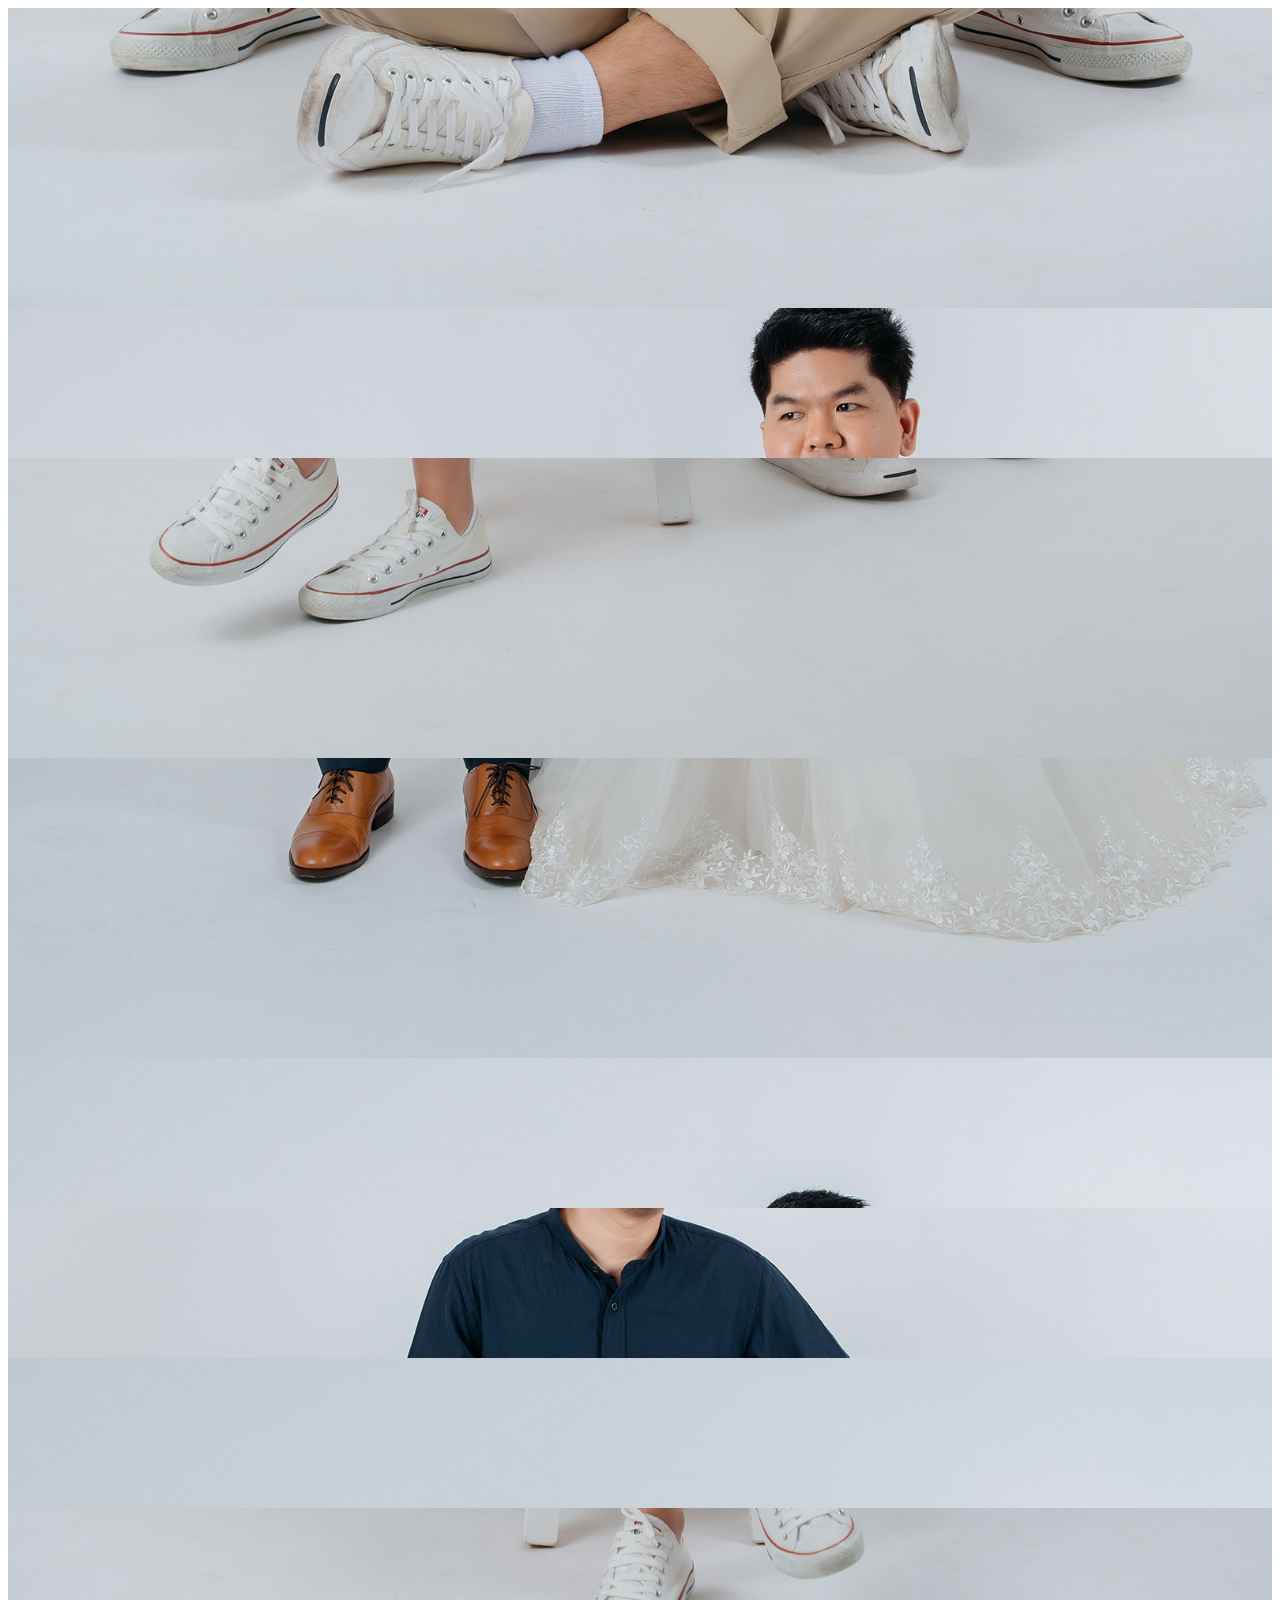
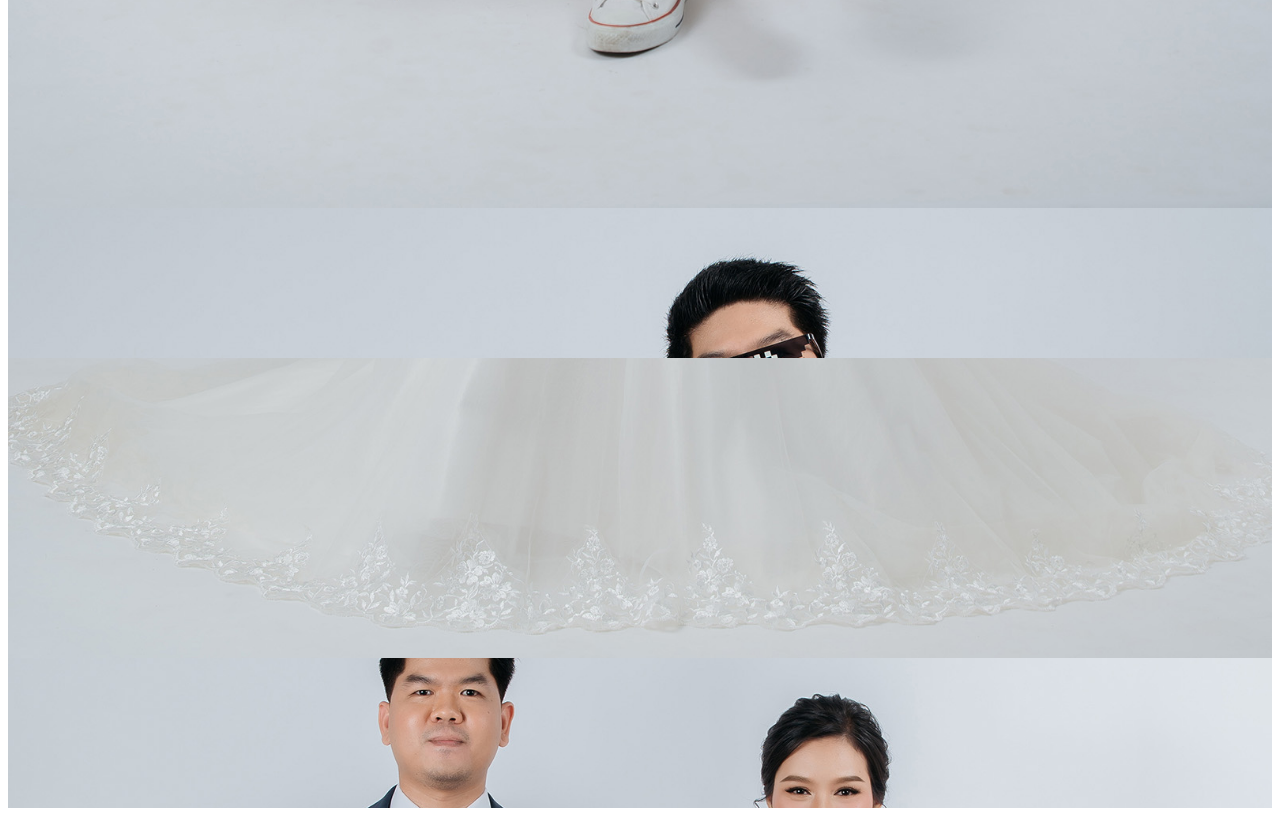
<file: plugin/gallery/gallery.html>
<!doctype html>
<html lang="en">

<head>
    <meta charset="utf-8">
    <meta name="viewport" content="width=device-width, initial-scale=1">
    <title>Bootstrap demo</title>
    <link href="https://cdn.jsdelivr.net/npm/bootstrap@5.3.0-alpha1/dist/css/bootstrap.min.css" rel="stylesheet" integrity="sha384-GLhlTQ8iRABdZLl6O3oVMWSktQOp6b7In1Zl3/Jr59b6EGGoI1aFkw7cmDA6j6gD" crossorigin="anonymous">
    <style>
        .imghalf {
            height: 150px;
            background-position: 50% 10%;
            background-size: cover;
            background-repeat: no-repeat;
        }
        
        .imgfull {
            height: 300px;
            background-position: 50% 100%;
            background-size: cover;
            background-repeat: no-repeat;
        }
        /* .imgx {
            margin: 5px;
        } */
    </style>
</head>

<body>

    <div class="container text-center">
        <div class="row align-items-md-stretch">
            <div class="col-6 p-0">
                <div class="row">
                    <div class="col-12">
                        <div style="background-image: url('../../images/Pre wedding_0078.jpg');" class="imgfull"></div>
                    </div>
                    <div class="col-12">
                        <div style="background-image: url('../../images/Pre wedding_0032.jpg');" class="imghalf"></div>
                    </div>
                    <div class="col-12">
                        <div style="background-image: url('../../images/Pre wedding_0033_.jpg');" class="imgfull"></div>
                    </div>
                    <div class="col-12">
                        <div style="background-image: url('../../images/Pre wedding_0115.jpg');" class="imgfull"></div>
                    </div>
                    <div class="col-12">
                        <div style="background-image: url('../../images/Pre wedding_0192.jpg');" class="imghalf"></div>
                    </div>
                </div>
            </div>
            <div class="col-6 p-0">
                <div class="row">
                    <div class="col-12">
                        <div style="background-image: url('../../images/Pre wedding_0088.jpg'); background-position: 50% 38%;" class="imghalf"></div>
                    </div>
                    <div class="col-12">
                        <div style="background-image: url('../../images/Pre wedding_0106.jpg');" class="imghalf"></div>
                    </div>
                    <div class="col-12">
                        <div style="background-image: url('../../images/Pre wedding_0013.jpg');" class="imgfull"></div>
                    </div>
                    <div class="col-12">
                        <div style="background-image: url('../../images/Pre wedding_0071.jpg');" class="imghalf"></div>
                    </div>
                    <div class="col-12">
                        <div style="background-image: url('../../images/Pre wedding_0167.jpg');" class="imgfull"></div>
                    </div>
                    <div class="col-12">
                        <div style="background-image: url('../../images/Pre wedding_0111.jpg');background-position: 50% 30%;" class="imghalf"></div>
                    </div>
                </div>
            </div>
        </div>
        <script src="https://cdn.jsdelivr.net/npm/bootstrap@5.3.0-alpha1/dist/js/bootstrap.bundle.min.js" integrity="sha384-w76AqPfDkMBDXo30jS1Sgez6pr3x5MlQ1ZAGC+nuZB+EYdgRZgiwxhTBTkF7CXvN" crossorigin="anonymous"></script>
</body>

</html>
</file>
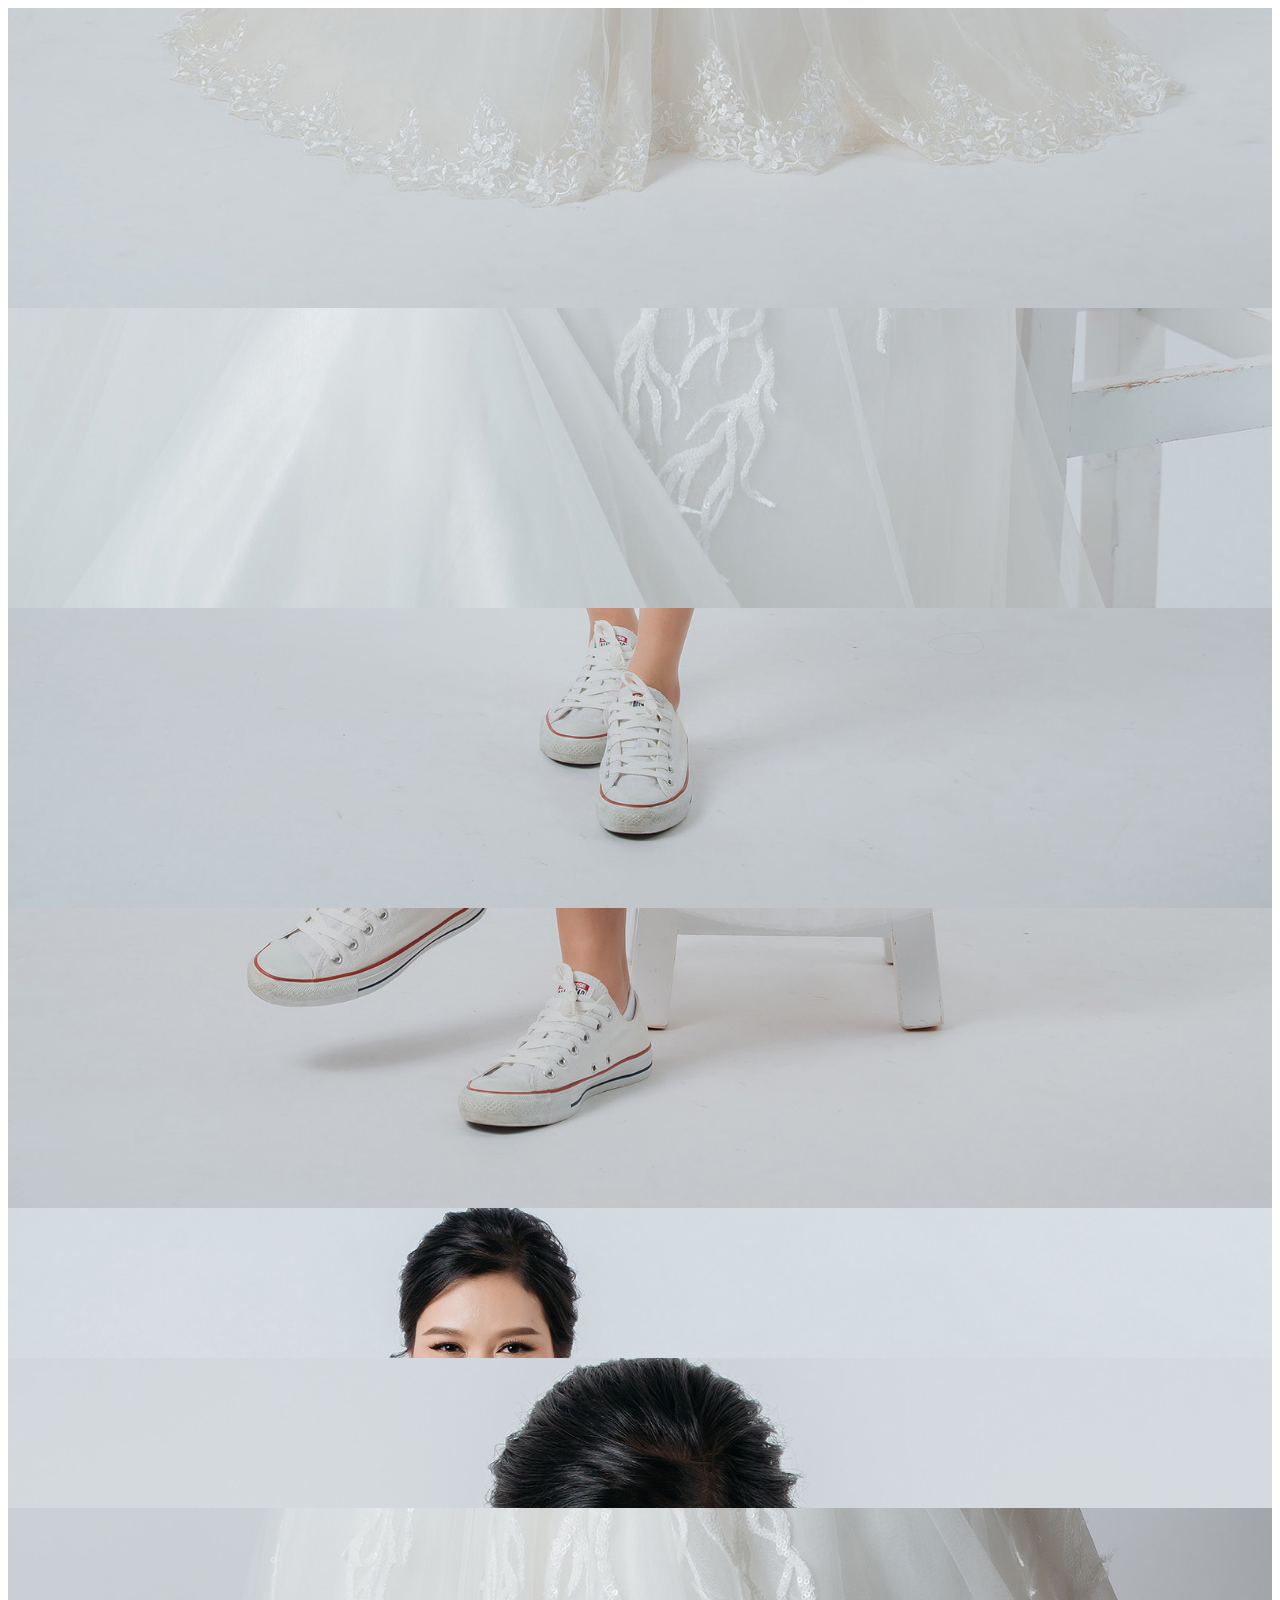
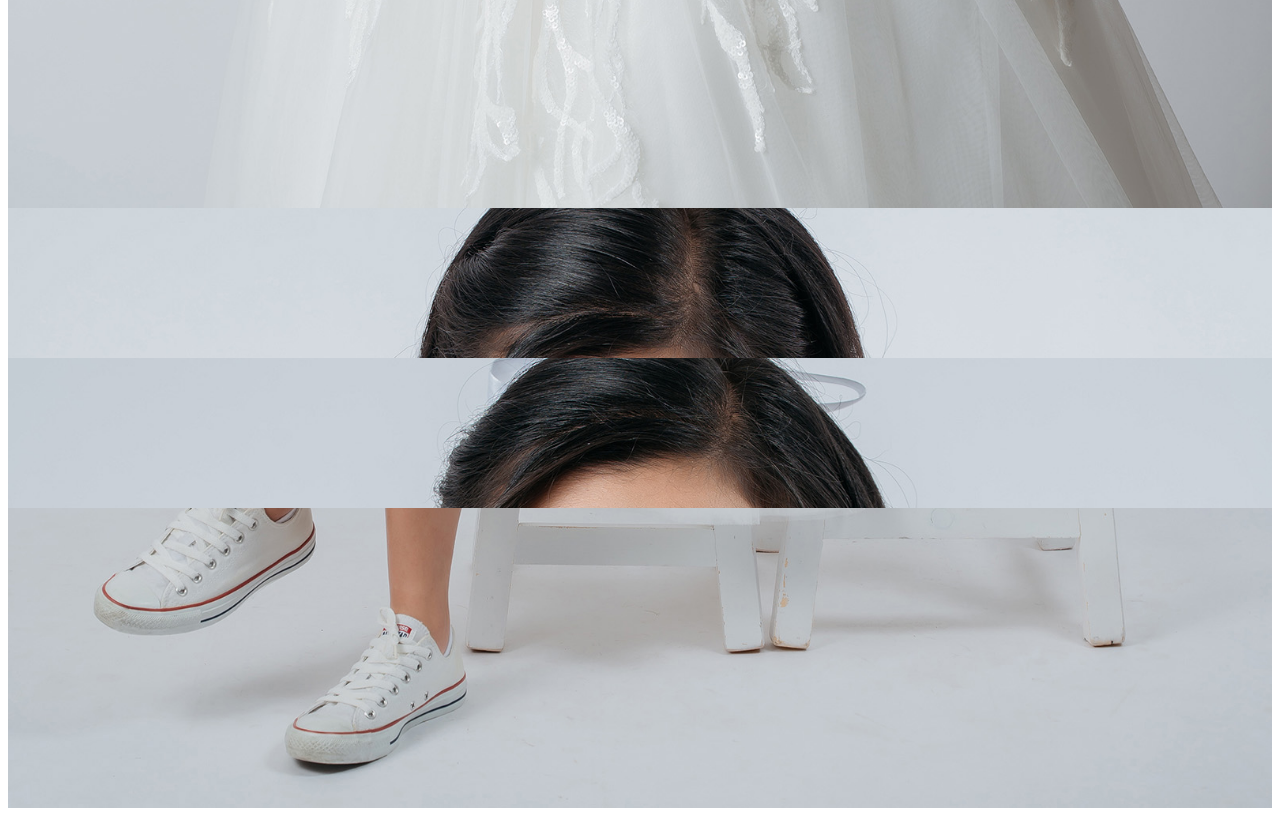
<file: plugin/gallery/gallery_koii.html>
<!doctype html>
<html lang="en">

<head>
    <meta charset="utf-8">
    <meta name="viewport" content="width=device-width, initial-scale=1">
    <title>Bootstrap demo</title>
    <link href="https://cdn.jsdelivr.net/npm/bootstrap@5.3.0-alpha1/dist/css/bootstrap.min.css" rel="stylesheet" integrity="sha384-GLhlTQ8iRABdZLl6O3oVMWSktQOp6b7In1Zl3/Jr59b6EGGoI1aFkw7cmDA6j6gD" crossorigin="anonymous">
    <style>
        .imghalf {
            height: 150px;
            background-position: 50% 10%;
            background-size: cover;
            background-repeat: no-repeat;
        }
        
        .imgfull {
            height: 300px;
            background-position: 50% 100%;
            background-size: cover;
            background-repeat: no-repeat;
        }
        /* .imgx {
            margin: 5px;
        } */
    </style>
</head>

<body>

    <div class="container text-center">
        <span class="rounded">
            <div class="row align-items-md-stretch">
                <div class="col-6 p-0">
                    <div class="row">
                        <div class="col-12">
                            <div style="background-image: url('../../images/Pre wedding_0124.jpg');" class="imgfull"></div>
                        </div>
                        <div class="col-12">
                            <div style="background-image: url('../../images/Pre wedding_0161.jpg');" class="imgfull"></div>
                        </div>
                        <div class="col-12">
                            <div style="background-image: url('../../images/Pre wedding_0059.jpg');" class="imgfull"></div>
                        </div>
                        <div class="col-12">
                            <div style="background-image: url('../../images/Pre wedding_0024.jpg');" class="imgfull"></div>
                        </div>
                    </div>
                </div>
                <div class="col-6 p-0">
                    <div class="row">
                        <div class="col-12">
                            <div style="background-image: url('../../images/Pre wedding_0158.jpg');background-position: 50% 25%;" class="imghalf"></div>
                        </div>
                        <div class="col-12">
                            <div style="background-image: url('../../images/Pre wedding_0125.jpg');" class="imghalf"></div>
                        </div>
                        <div class="col-12">
                            <div style="background-image: url('../../images/Pre wedding_0179.jpg');" class="imgfull"></div>
                        </div>
                        <div class="col-12">
                            <div style="background-image: url('../../images/Pre wedding_0061.jpg');" class="imghalf"></div>
                        </div>
                        <div class="col-12">
                            <div style="background-image: url('../../images/Pre wedding_0063.jpg');" class="imghalf"></div>
                        </div>
                        <div class="col-12">
                            <div style="background-image: url('../../images/Pre wedding_0019.jpg');" class="imgfull"></div>
                        </div>

                    </div>
                </div>
            </div>
        </span>
        <script src="https://cdn.jsdelivr.net/npm/bootstrap@5.3.0-alpha1/dist/js/bootstrap.bundle.min.js" integrity="sha384-w76AqPfDkMBDXo30jS1Sgez6pr3x5MlQ1ZAGC+nuZB+EYdgRZgiwxhTBTkF7CXvN" crossorigin="anonymous"></script>
</body>

</html>
</file>
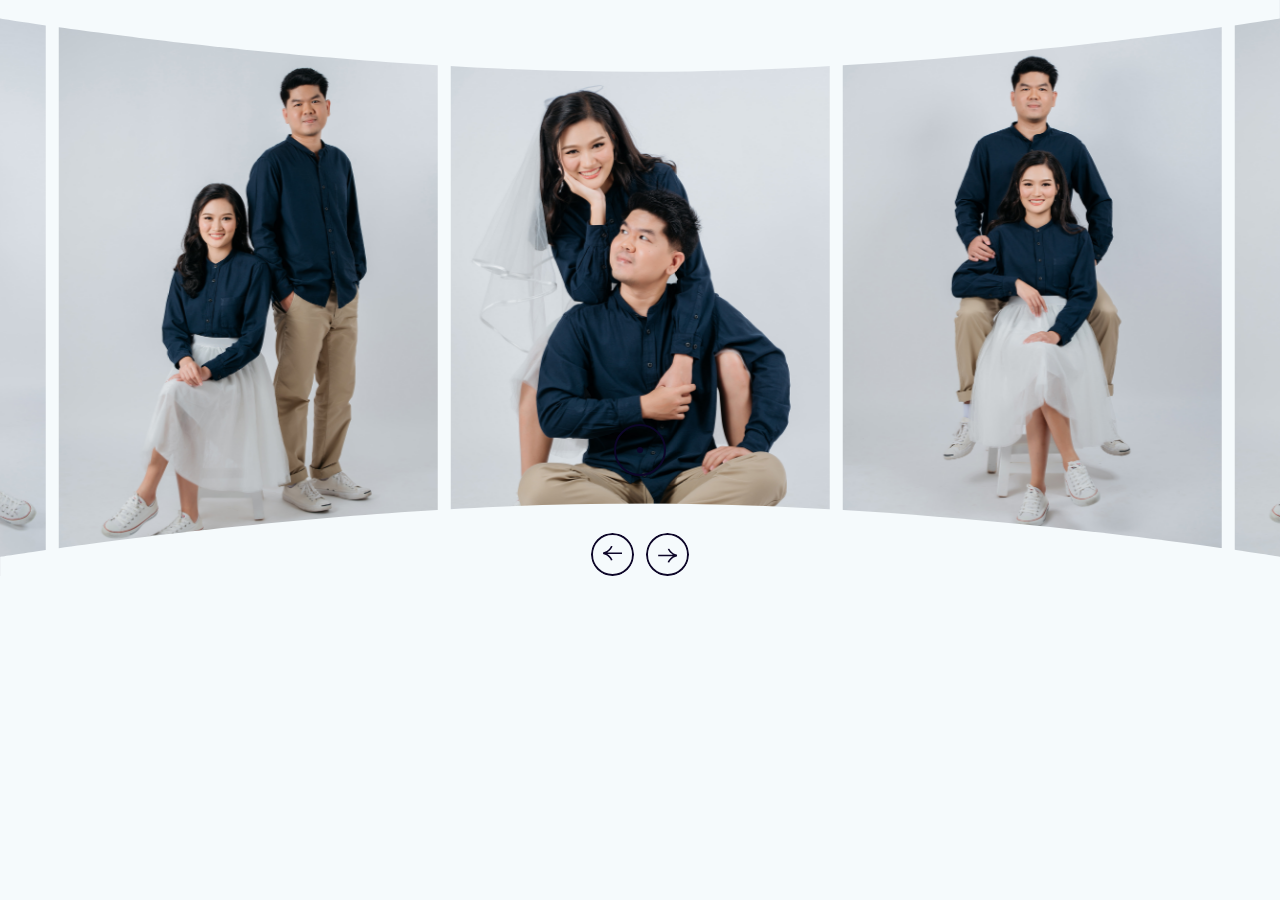
<file: plugin/slider/slider.html>
<!DOCTYPE html>
<!-- saved from url=(0038)https://tricks-menu-slider.webflow.io/ -->
<html data-wf-domain="tricks-menu-slider.webflow.io" data-wf-page="6067559c86540c204619c4d7" data-wf-site="6067559c86540cc17e19c4d5" class="w-mod-js w-mod-ix wf-poppins-n4-active wf-poppins-n3-active wf-active">

<head>
    <meta http-equiv="Content-Type" content="text/html; charset=UTF-8">
    <style>
        .wf-force-outline-none[tabindex="-1"]:focus {
            outline: none;
        }
    </style>
    <title>T.RICKS Menu + Slider</title>
    <meta content="T.RICKS Menu + Slider" property="og:title">
    <meta content="https://assets.website-files.com/6067559c86540cc17e19c4d5/6067567909caee35fc982255_social-share.jpeg" property="og:image">
    <meta content="T.RICKS Menu + Slider" property="twitter:title">
    <meta content="https://assets.website-files.com/6067559c86540cc17e19c4d5/6067567909caee35fc982255_social-share.jpeg" property="twitter:image">
    <meta content="width=device-width, initial-scale=1" name="viewport">
    <link href="./assets/tricks-menu-slider.24cda8f53.css" rel="stylesheet" type="text/css">
    <link href="https://fonts.googleapis.com/" rel="preconnect">
    <link href="https://fonts.gstatic.com/" rel="preconnect" crossorigin="anonymous">
    <script src="./assets/webfont.js.ดาวน์โหลด" type="text/javascript"></script>
    <link rel="stylesheet" href="./assets/css" media="all">
    <script type="text/javascript">
        WebFont.load({
            google: {
                families: ["Poppins:300,regular"]
            }
        });
    </script>
    <!--[if lt IE 9]><script src="https://cdnjs.cloudflare.com/ajax/libs/html5shiv/3.7.3/html5shiv.min.js" type="text/javascript"></script><![endif]-->
    <script type="text/javascript">
        ! function(o, c) {
            var n = c.documentElement,
                t = " w-mod-";
            n.className += t + "js", ("ontouchstart" in o || o.DocumentTouch && c instanceof DocumentTouch) && (n.className += t + "touch")
        }(window, document);
    </script>
    <link href="https://assets.website-files.com/6067559c86540cc17e19c4d5/6067566a673c6f97af73f940_favicon.png" rel="shortcut icon" type="image/x-icon">
    <link href="https://assets.website-files.com/6067559c86540cc17e19c4d5/6067566d007a388ab94a6627_appicon.png" rel="apple-touch-icon">
    <style>
         ::selection {
            background: #000000;
            color: #FFFFFF;
            text-shadow: none;
        }
    </style>
    <style>
        .nav-link__contain,
        .sublink__contain {
            opacity: 0;
        }
        
        .splide__track {
            overflow: visible !important;
        }
    </style>
    <style type="text/css">
        button.btn[data-v-f3fb3dc8] {
            display: inline-block;
            font-weight: 300;
            line-height: 1.25;
            text-align: center;
            white-space: nowrap;
            vertical-align: middle;
            user-select: none;
            border: 1px solid transparent;
            cursor: pointer;
            letter-spacing: 1px;
            transition: all 0.15s ease
        }
        
        button.btn.btn-sm[data-v-f3fb3dc8] {
            padding: 0.4rem 0.8rem;
            font-size: 0.8rem;
            border-radius: 0.2rem
        }
        
        button.btn.btn-primary[data-v-f3fb3dc8] {
            color: #fff;
            background-color: #45c8f1;
            border-color: #45c8f1
        }
        
        button.btn.btn-outline-primary[data-v-f3fb3dc8] {
            color: #45c8f1;
            background-color: transparent;
            border-color: #45c8f1
        }
        
        button.btn.btn-danger[data-v-f3fb3dc8] {
            color: #fff;
            background-color: #ff4949;
            border-color: #ff4949
        }
        
        .text-muted[data-v-f3fb3dc8] {
            color: #8492a6
        }
        
        .text-center[data-v-f3fb3dc8] {
            text-align: center
        }
        
        .drop-down-enter[data-v-f3fb3dc8],
        .drop-down-leave-to[data-v-f3fb3dc8] {
            transform: translateX(0) translateY(-20px);
            transition-timing-function: cubic-bezier(0.74, 0.04, 0.26, 1.05);
            opacity: 0
        }
        
        .drop-down-enter-active[data-v-f3fb3dc8],
        .drop-down-leave-active[data-v-f3fb3dc8] {
            transition: all 0.15s
        }
        
        .move-left-enter[data-v-f3fb3dc8],
        .move-left-leave-to[data-v-f3fb3dc8] {
            transform: translateY(0) translateX(-80px);
            transition-timing-function: cubic-bezier(0.74, 0.04, 0.26, 1.05);
            opacity: 0
        }
        
        .move-left-enter-active[data-v-f3fb3dc8],
        .move-left-leave-active[data-v-f3fb3dc8] {
            transition: all 0.15s
        }
        
        .no-tr[data-v-f3fb3dc8] {
            transition: none !important
        }
        
        .no-tr *[data-v-f3fb3dc8] {
            transition: none !important
        }
        
        .overlay[data-v-f3fb3dc8] {
            position: fixed;
            background: rgba(220, 220, 220, 0.8);
            display: flex;
            align-items: center;
            justify-content: center;
            top: 0;
            left: 0;
            right: 0;
            bottom: 0;
            transition: all 0.2s ease;
            opacity: 0;
            visibility: hidden
        }
        
        .overlay .modal[data-v-f3fb3dc8] {
            transition: all 0.2s ease;
            opacity: 0;
            transform: scale(0.6);
            overflow: hidden
        }
        
        .overlay.show[data-v-f3fb3dc8] {
            opacity: 1;
            visibility: visible
        }
        
        .overlay.show .modal[data-v-f3fb3dc8] {
            opacity: 1;
            transform: scale(1)
        }
        
        .panel[data-v-f3fb3dc8] {
            padding: 6px 10px;
            display: flex;
            width: 100%;
            box-sizing: border-box;
            align-items: center;
            border-radius: 6px;
            position: relative;
            border: 1px solid #eaf7ff;
            background: #f7fcff;
            outline: none;
            transition: all 0.07s ease-in-out
        }
        
        .btn[data-v-f3fb3dc8] {
            cursor: pointer;
            box-sizing: border-box
        }
        
        .light-btn[data-v-f3fb3dc8] {
            padding: 10px 12px;
            display: flex;
            width: 100%;
            box-sizing: border-box;
            align-items: center;
            border-radius: 6px;
            position: relative;
            border: 1px solid #eaf7ff;
            background: #f7fcff;
            outline: none;
            cursor: pointer;
            transition: all 0.07s ease-in-out
        }
        
        .light-btn[data-v-f3fb3dc8]:hover {
            background: #e0f4ff;
            border-color: #8acfff
        }
        
        .primary-btn[data-v-f3fb3dc8] {
            background: #239bf5;
            color: white;
            border-radius: 6px;
            height: 46px;
            display: flex;
            align-items: center;
            justify-content: center;
            transition: 0.2s ease;
            font-size: 14px;
            font-family: "Didact Gothic Regular", sans-serif
        }
        
        .primary-btn[data-v-f3fb3dc8]:hover {
            background: #40a8f6;
            color: white;
            text-decoration: none
        }
        
        .shake[data-v-f3fb3dc8] {
            animation: shake-f3fb3dc8 0.82s cubic-bezier(0.36, 0.07, 0.19, 0.97) both;
            transform: translate3d(0, 0, 0)
        }
        
        @keyframes shake-f3fb3dc8 {
            10%,
            90% {
                transform: translate3d(-1px, 0, 0)
            }
            20%,
            80% {
                transform: translate3d(2px, 0, 0)
            }
            30%,
            50%,
            70% {
                transform: translate3d(-4px, 0, 0)
            }
            40%,
            60% {
                transform: translate3d(4px, 0, 0)
            }
        }
        
        .pulse[data-v-f3fb3dc8] {
            animation: pulse-f3fb3dc8 2s ease infinite
        }
        
        @keyframes pulse-f3fb3dc8 {
            0% {
                opacity: 0.7
            }
            50% {
                opacity: 0.4
            }
            100% {
                opacity: 0.7
            }
        }
        
        .flash-once[data-v-f3fb3dc8] {
            animation: flash-once 3.5s ease 1
        }
        
        @keyframes fade-up-f3fb3dc8 {
            0% {
                transform: translate3d(0, 10px, 0);
                opacity: 0
            }
            100% {
                transform: translate3d(0, 0, 0);
                opacity: 1
            }
        }
        
        .fade-in[data-v-f3fb3dc8] {
            animation: fade-in-f3fb3dc8 0.3s ease-in-out
        }
        
        @keyframes fade-in-f3fb3dc8 {
            0% {
                opacity: 0
            }
            100% {
                opacity: 1
            }
        }
        
        .spin[data-v-f3fb3dc8] {
            animation-name: spin-f3fb3dc8;
            animation-duration: 2000ms;
            animation-iteration-count: infinite;
            animation-timing-function: linear
        }
        
        @keyframes spin-f3fb3dc8 {
            from {
                transform: rotate(0deg)
            }
            to {
                transform: rotate(360deg)
            }
        }
        
        .bounceIn[data-v-f3fb3dc8] {
            animation-name: bounceIn-f3fb3dc8;
            transform-origin: center bottom;
            animation-duration: 1s;
            animation-fill-mode: both;
            animation-iteration-count: 1
        }
        
        @keyframes bounceIn-f3fb3dc8 {
            0%,
            20%,
            40%,
            60%,
            80%,
            100% {
                -webkit-transition-timing-function: cubic-bezier(0.215, 0.61, 0.355, 1);
                transition-timing-function: cubic-bezier(0.215, 0.61, 0.355, 1)
            }
            0% {
                opacity: 1;
                -webkit-transform: scale3d(0.8, 0.8, 0.8);
                transform: scale3d(0.8, 0.8, 0.8)
            }
            20% {
                -webkit-transform: scale3d(1.1, 1.1, 1.1);
                transform: scale3d(1.1, 1.1, 1.1)
            }
            40% {
                -webkit-transform: scale3d(0.9, 0.9, 0.9);
                transform: scale3d(0.9, 0.9, 0.9)
            }
            60% {
                opacity: 1;
                -webkit-transform: scale3d(1.03, 1.03, 1.03);
                transform: scale3d(1.03, 1.03, 1.03)
            }
            80% {
                -webkit-transform: scale3d(0.97, 0.97, 0.97);
                transform: scale3d(0.97, 0.97, 0.97)
            }
            100% {
                opacity: 1;
                -webkit-transform: scale3d(1, 1, 1);
                transform: scale3d(1, 1, 1)
            }
        }
        
        @keyframes dots-f3fb3dc8 {
            0%,
            20% {
                color: rgba(0, 0, 0, 0);
                text-shadow: 0.25em 0 0 rgba(0, 0, 0, 0), 0.5em 0 0 rgba(0, 0, 0, 0)
            }
            40% {
                color: #8492a6;
                text-shadow: 0.25em 0 0 rgba(0, 0, 0, 0), 0.5em 0 0 rgba(0, 0, 0, 0)
            }
            60% {
                text-shadow: 0.25em 0 0 #8492a6, 0.5em 0 0 rgba(0, 0, 0, 0)
            }
            80%,
            100% {
                text-shadow: 0.25em 0 0 #8492a6, 0.5em 0 0 #8492a6
            }
        }
        
        @keyframes recording-f3fb3dc8 {
            0% {
                box-shadow: 0px 0px 5px 0px rgba(173, 0, 0, 0.3)
            }
            65% {
                box-shadow: 0px 0px 5px 5px rgba(173, 0, 0, 0.3)
            }
            90% {
                box-shadow: 0px 0px 5px 5px rgba(173, 0, 0, 0)
            }
        }
        
        @font-face {
            font-family: 'Didact Gothic Regular';
            src: url([data-uri]) format("woff");
            font-weight: normal;
            font-style: normal
        }
        
        body[data-v-f3fb3dc8] {
            margin: 0;
            font-size: 100%;
            color: #3c4858
        }
        
        a[data-v-f3fb3dc8] {
            text-decoration: none;
            color: #45c8f1
        }
        
        h1[data-v-f3fb3dc8],
        h2[data-v-f3fb3dc8],
        h3[data-v-f3fb3dc8],
        h4[data-v-f3fb3dc8] {
            margin-top: 0
        }
        
        svg[data-v-f3fb3dc8] {
            outline: none
        }
        
        .container_selected_area[data-v-f3fb3dc8] {
            display: none;
            visibility: hidden;
            padding: 0;
            position: fixed;
            top: 0;
            left: 0;
            right: 0;
            bottom: 0;
            z-index: 2147483647
        }
        
        .container_selected_area.active[data-v-f3fb3dc8] {
            visibility: visible;
            display: block
        }
        
        .container_selected_area .label[data-v-f3fb3dc8] {
            font-family: "Didact Gothic Regular", sans-serif;
            font-size: 22px;
            text-align: center;
            padding-top: 15px
        }
        
        .area[data-v-f3fb3dc8] {
            display: none;
            position: absolute;
            z-index: 2147483647;
            pointer-events: none;
            border: 1px solid #1e83ff;
            background: rgba(30, 131, 255, 0.1);
            box-sizing: border-box
        }
        
        .area.active[data-v-f3fb3dc8] {
            display: block;
            top: 0;
            left: 0
        }
        
        .hide[data-v-f3fb3dc8] {
            display: none
        }
        
         ::selection {
            background: #000000;
            color: #FFFFFF;
            text-shadow: none;
        }
        
        .splide__list:hover {
            cursor: none;
        }
    </style>
</head>

<body>
    <div class="overflow">
        <div class="global">
            <div class="cursor">
                <div class="cursor__dot1" style="will-change: transform; transform: translate3d(-9.887vw, -3.263vh, 0px) scale3d(1, 1, 1) rotateX(0deg) rotateY(0deg) rotateZ(0deg) skew(0deg, 0deg); transform-style: preserve-3d;">
                </div>
                <div class="cursor__dot2" style="will-change: transform; transform: translate3d(-9.886vw, -3.264vh, 0px) scale3d(1, 1, 1) rotateX(0deg) rotateY(0deg) rotateZ(0deg) skew(0deg, 0deg); transform-style: preserve-3d;">
                    <p class="cursor__text">DRAG</p>
                </div>
            </div>
            <div id="top" class="html w-embed">
                <style>
                    @media only screen and (min-width: 2000px) {
                        body {
                            font-size: 20px;
                        }
                    }
                    
                    .trigger__circle,
                    .cursor,
                    .slider__wave {
                        pointer-events: none;
                    }
                    
                    a {
                        color: inherit;
                    }
                    
                    .slider__wave svg path {
                        pointer-events: auto;
                    }
                    
                    body:hover .cursor {
                        opacity: 1.0;
                    }
                    
                    .control {
                        -webkit-mask-image: -webkit-radial-gradient(white, black);
                    }
                </style>
            </div>
        </div>
        <section class="section is--slider">
            <div class="slider__wave w-embed"><svg version="1.1" id="Layer_1" xmlns="http://www.w3.org/2000/svg" xmlns:xlink="http://www.w3.org/1999/xlink" x="0px" y="0px" viewBox="0 0 804 50.167" enable-background="new 0 0 804 50.167" xml:space="preserve">
					<path fill="#f5fafc"
						d="M804,0v16.671c0,0-204.974,33.496-401.995,33.496C204.974,50.167,0,16.671,0,16.671V0H804z">
					</path>
				</svg></div>
            <div class="container is--slider">
                <div class="splide splide--loop splide--ltr splide--draggable is-active is-initialized" id="splide01" role="region" aria-roledescription="carousel">
                    <div class="splide__arrows splide__arrows--ltr"><button class="splide__arrow splide__arrow--prev" type="button" aria-label="Go to last slide" aria-controls="splide01-track"><svg
								xmlns="http://www.w3.org/2000/svg" viewBox="0 0 40 40" width="40" height="40"
								focusable="false">
								<path
									d="m15.5 0.932-4.3 4.38 14.5 14.6-14.5 14.5 4.3 4.4 14.6-14.6 4.4-4.3-4.4-4.4-14.6-14.6z">
								</path>
							</svg></button><button class="splide__arrow splide__arrow--next" type="button" aria-label="Next slide" aria-controls="splide01-track"><svg
								xmlns="http://www.w3.org/2000/svg" viewBox="0 0 40 40" width="40" height="40"
								focusable="false">
								<path
									d="m15.5 0.932-4.3 4.38 14.5 14.6-14.5 14.5 4.3 4.4 14.6-14.6 4.4-4.3-4.4-4.4-14.6-14.6z">
								</path>
							</svg></button></div>

                    <div class="splide__track w-dyn-list splide__track--loop splide__track--ltr splide__track--draggable" id="splide01-track" aria-live="polite" aria-atomic="true" style="padding-left: 0px; padding-right: 0px;">
                        <div role="presentation" class="splide__list w-dyn-items" id="splide01-list" style="transform: translateX(-2911.77px);">
                            <!-- clone ชุดที่ 1 -->
                            <div role="tabpanel" class="splide__slide w-dyn-item splide__slide--clone" aria-roledescription="slide" aria-label="2 of 10" style="width: calc(33.3333%);" aria-hidden="true"><img src="../../images/Pre wedding_0013.jpg" loading="lazy" alt="" sizes="(max-width: 767px) 88vw, 30vw" class="splide__img"></div>
                            <div role="tabpanel" class="splide__slide w-dyn-item splide__slide--clone" aria-roledescription="slide" aria-label="3 of 10" style="width: calc(33.3333%);" aria-hidden="true"><img src="../../images/Pre wedding_0032.jpg" loading="lazy" alt="" sizes="(max-width: 767px) 88vw, 30vw" class="splide__img"></div>
                            <div role="tabpanel" class="splide__slide w-dyn-item splide__slide--clone" aria-roledescription="slide" aria-label="4 of 10" style="width: calc(33.3333%);" aria-hidden="true"><img src="../../images/Pre wedding_0115.jpg" loading="lazy" alt="" sizes="(max-width: 767px) 88vw, 30vw" class="splide__img"></div>
                            <div role="tabpanel" class="splide__slide w-dyn-item splide__slide--clone" aria-roledescription="slide" aria-label="5 of 10" style="width: calc(33.3333%);" aria-hidden="true"><img src="../../images/Pre wedding_0167.jpg" loading="lazy" alt="" sizes="(max-width: 767px) 88vw, 30vw" class="splide__img"></div>
                            <div role="tabpanel" class="splide__slide w-dyn-item splide__slide--clone" aria-roledescription="slide" aria-label="6 of 10" style="width: calc(33.3333%);" aria-hidden="true"><img src="../../images/Pre wedding_0071.jpg" loading="lazy" alt="" sizes="(max-width: 767px) 88vw, 30vw" class="splide__img"></div>
                            <div role="tabpanel" class="splide__slide w-dyn-item splide__slide--clone" aria-roledescription="slide" aria-label="7 of 10" style="width: calc(33.3333%);"><img src="../../images/Pre wedding_0106.jpg" loading="lazy" alt="" sizes="(max-width: 767px) 88vw, 30vw" class="splide__img"></div>
                            <div role="tabpanel" class="splide__slide w-dyn-item splide__slide--clone" aria-roledescription="slide" aria-label="9 of 10" style="width: calc(33.3333%);"><img src="../../images/Pre wedding_0088.jpg" loading="lazy" alt="" sizes="(max-width: 767px) 88vw, 30vw" class="splide__img"></div>
                            <div role="tabpanel" class="splide__slide w-dyn-item splide__slide--clone is-visible is-prev" aria-roledescription="slide" aria-label="10 of 10" style="width: calc(33.3333%);" aria-hidden="true"><img src="../../images/Pre wedding_0033_.jpg" loading="lazy" alt="" sizes="(max-width: 767px) 88vw, 30vw" class="splide__img"></div>
                            <div role="tabpanel" class="splide__slide w-dyn-item is-active is-visible" aria-roledescription="slide" aria-label="1 of 10" style="width: calc(33.3333%);" aria-hidden="true"><img src="../../images/Pre wedding_0078.jpg" loading="lazy" alt="" sizes="(max-width: 767px) 88vw, 30vw" class="splide__img"></div>
                            <!-- clone ชุดที่ 2 -->
                            <div role="tabpanel" class="splide__slide w-dyn-item is-visible is-next" aria-roledescription="slide" aria-label="2 of 10" style="width: calc(33.3333%);" aria-hidden="true"><img src="../../images/Pre wedding_0013.jpg" loading="lazy" alt="" sizes="(max-width: 767px) 88vw, 30vw" class="splide__img"></div>
                            <div role="tabpanel" class="splide__slide w-dyn-item" aria-roledescription="slide" aria-label="3 of 10" style="width: calc(33.3333%);" aria-hidden="true"><img src="../../images/Pre wedding_0032.jpg" loading="lazy" alt="" sizes="(max-width: 767px) 88vw, 30vw" class="splide__img"></div>
                            <div role="tabpanel" class="splide__slide w-dyn-item" aria-roledescription="slide" aria-label="4 of 10" style="width: calc(33.3333%);" aria-hidden="true"><img src="../../images/Pre wedding_0115.jpg" loading="lazy" alt="" sizes="(max-width: 767px) 88vw, 30vw" class="splide__img"></div>
                            <div role="tabpanel" class="splide__slide w-dyn-item" aria-roledescription="slide" aria-label="5 of 10" style="width: calc(33.3333%);" aria-hidden="true"><img src="../../images/Pre wedding_0167.jpg" loading="lazy" alt="" sizes="(max-width: 767px) 88vw, 30vw" class="splide__img"></div>
                            <div role="tabpanel" class="splide__slide w-dyn-item" aria-roledescription="slide" aria-label="6 of 10" style="width: calc(33.3333%);" aria-hidden="true"><img src="../../images/Pre wedding_0071.jpg" loading="lazy" alt="" sizes="(max-width: 767px) 88vw, 30vw" class="splide__img"></div>
                            <div role="tabpanel" class="splide__slide w-dyn-item" aria-roledescription="slide" aria-label="7 of 10" style="width: calc(33.3333%);"><img src="../../images/Pre wedding_0106.jpg" loading="lazy" alt="" sizes="(max-width: 767px) 88vw, 30vw" class="splide__img"></div>
                            <div role="tabpanel" class="splide__slide w-dyn-item" aria-roledescription="slide" aria-label="9 of 10" style="width: calc(33.3333%);"><img src="../../images/Pre wedding_0088.jpg" loading="lazy" alt="" sizes="(max-width: 767px) 88vw, 30vw" class="splide__img"></div>
                            <div role="tabpanel" class="splide__slide w-dyn-item" aria-roledescription="slide" aria-label="10 of 10" style="width: calc(33.3333%);" aria-hidden="true"><img src="../../images/Pre wedding_0033_.jpg" loading="lazy" alt="" sizes="(max-width: 767px) 88vw, 30vw" class="splide__img"></div>
                            <!-- clone ชุดที่ 3 -->
                            <div role="tabpanel" class="splide__slide w-dyn-item splide__slide--clone is-active" id="splide01-clone10" aria-roledescription="slide" aria-label="1 of 10" style="width: calc(33.3333%);" aria-hidden="true"><img src="../../images/Pre wedding_0078.jpg" loading="lazy" alt="" sizes="(max-width: 767px) 88vw, 30vw" class="splide__img"></div>
                            <div role="tabpanel" class="splide__slide w-dyn-item splide__slide--clone" id="splide01-clone01" aria-roledescription="slide" aria-label="2 of 10" style="width: calc(33.3333%);" aria-hidden="true"><img src="../../images/Pre wedding_0013.jpg" loading="lazy" alt="" sizes="(max-width: 767px) 88vw, 30vw" class="splide__img"></div>
                            <div role="tabpanel" class="splide__slide w-dyn-item splide__slide--clone" id="splide01-clone02" aria-roledescription="slide" aria-label="3 of 10" style="width: calc(33.3333%);" aria-hidden="true"><img src="../../images/Pre wedding_0032.jpg" loading="lazy" alt="" sizes="(max-width: 767px) 88vw, 30vw" class="splide__img"></div>
                            <div role="tabpanel" class="splide__slide w-dyn-item splide__slide--clone" id="splide01-clone03" aria-roledescription="slide" aria-label="4 of 10" style="width: calc(33.3333%);" aria-hidden="true"><img src="../../images/Pre wedding_0115.jpg" loading="lazy" alt="" sizes="(max-width: 767px) 88vw, 30vw" class="splide__img"></div>
                            <div role="tabpanel" class="splide__slide w-dyn-item splide__slide--clone" id="splide01-clone04" aria-roledescription="slide" aria-label="5 of 10" style="width: calc(33.3333%);" aria-hidden="true"><img src="../../images/Pre wedding_0167.jpg" loading="lazy" alt="" sizes="(max-width: 767px) 88vw, 30vw" class="splide__img"></div>
                            <div role="tabpanel" class="splide__slide w-dyn-item splide__slide--clone" id="splide01-clone05" aria-roledescription="slide" aria-label="6 of 10" style="width: calc(33.3333%);" aria-hidden="true"><img src="../../images/Pre wedding_0071.jpg" loading="lazy" alt="" sizes="(max-width: 767px) 88vw, 30vw" class="splide__img"></div>
                            <div role="tabpanel" class="splide__slide w-dyn-item splide__slide--clone" id="splide01-clone06" aria-roledescription="slide" aria-label="7 of 10" style="width: calc(33.3333%);"><img src="../../images/Pre wedding_0106.jpg" loading="lazy" alt="" sizes="(max-width: 767px) 88vw, 30vw" class="splide__img"></div>
                            <div role="tabpanel" class="splide__slide w-dyn-item splide__slide--clone" id="splide01-clone08" aria-roledescription="slide" aria-label="9 of 10" style="width: calc(33.3333%);"><img src="../../images/Pre wedding_0088.jpg" loading="lazy" alt="" sizes="(max-width: 767px) 88vw, 30vw" class="splide__img"></div>
                            <div role="tabpanel" class="splide__slide w-dyn-item splide__slide--clone" id="splide01-clone09" aria-roledescription="slide" aria-label="10 of 10" style="width: calc(33.3333%);" aria-hidden="true"><img src="../../images/Pre wedding_0033_.jpg" loading="lazy" alt="" sizes="(max-width: 767px) 88vw, 30vw" class="splide__img"></div>

                        </div>
                    </div>
                    <!-- <ul class="splide__pagination splide__pagination--ltr" role="tablist" aria-label="Select a slide to show">
                        <li role="presentation"><button class="splide__pagination__page is-active" type="button" role="tab" aria-controls="splide01-clone01" aria-label="Go to slide 1" aria-selected="true"></button></li>
                        <li role="presentation"><button class="splide__pagination__page" type="button" role="tab" aria-controls="splide01-clone02" aria-label="Go to slide 2" tabindex="-1"></button></li>
                        <li role="presentation"><button class="splide__pagination__page" type="button" role="tab" aria-controls="splide01-clone03" aria-label="Go to slide 3" tabindex="-1"></button></li>
                        <li role="presentation"><button class="splide__pagination__page" type="button" role="tab" aria-controls="splide01-clone05" aria-label="Go to slide 4" tabindex="-1"></button></li>
                        <li role="presentation"><button class="splide__pagination__page" type="button" role="tab" aria-controls="splide01-clone05" aria-label="Go to slide 5" tabindex="-1"></button></li>
                        <li role="presentation"><button class="splide__pagination__page" type="button" role="tab" aria-controls="splide01-clone06" aria-label="Go to slide 6" tabindex="-1"></button></li>
                        <li role="presentation"><button class="splide__pagination__page" type="button" role="tab" aria-controls="splide01-clone07" aria-label="Go to slide 7" tabindex="-1"></button></li>
                        <li role="presentation"><button class="splide__pagination__page" type="button" role="tab" aria-controls="splide01-clone08" aria-label="Go to slide 8" tabindex="-1"></button></li>
                        <li role="presentation"><button class="splide__pagination__page" type="button" role="tab" aria-controls="splide01-clone09" aria-label="Go to slide 9" tabindex="-1"></button></li>
                        <li role="presentation"><button class="splide__pagination__page" type="button" role="tab" aria-controls="splide01-clone10" aria-label="Go to slide 10" tabindex="-1"></button></li>
                    </ul> -->
                </div>
            </div>
            <div class="slider__wave is--bottom w-embed"><svg version="1.1" id="Layer_1" xmlns="http://www.w3.org/2000/svg" xmlns:xlink="http://www.w3.org/1999/xlink" x="0px" y="0px" viewBox="0 0 804 50.167" enable-background="new 0 0 804 50.167" xml:space="preserve">
					<path fill="#f5fafc"
						d="M804,0v16.671c0,0-204.974,33.496-401.995,33.496C204.974,50.167,0,16.671,0,16.671V0H804z">
					</path>
				</svg></div>
            <div class="controls">
                <a data-w-id="649ccfd8-0383-398e-fb72-93e440f55882" href="#" class="control prev-splide w-inline-block" style="background-color: rgba(0, 0, 0, 0); color: rgb(13, 6, 40);">
                    <div class="control__fill" style="transform: translate3d(0%, 0%, 0px) scale3d(1, 1, 1) rotateX(0deg) rotateY(0deg) rotateZ(0deg) skew(0deg, 0deg); transform-style: preserve-3d;">
                    </div>
                    <div class="control__arrow w-embed"><svg version="1.1" id="Layer_1" xmlns="http://www.w3.org/2000/svg" xmlns:xlink="http://www.w3.org/1999/xlink" x="0px" y="0px" viewBox="0 0 24 18">
							<path fill="currentColor" d="M23.999,8H5.481c5.009-2.91,6.349-7.311,6.416-7.548L9.976-0.102C9.9,0.156,8.03,6.213-0.073,8.024L0.146,9
	l-0.218,0.976C8.03,11.787,9.9,17.844,9.976,18.101l1.922-0.554C11.83,17.31,10.49,12.91,5.481,10h18.518V8z"></path>
						</svg></div>
                </a>
                <a href="#" class="control next-splide w-inline-block" style="background-color: rgba(0, 0, 0, 0); color: rgb(13, 6, 40);">
                    <div class="control__fill" style="transform: translate3d(0%, 0%, 0px) scale3d(1, 1, 1) rotateX(0deg) rotateY(0deg) rotateZ(0deg) skew(0deg, 0deg); transform-style: preserve-3d;">
                    </div>
                    <div class="control__arrow is--flipped w-embed"><svg version="1.1" id="Layer_1" xmlns="http://www.w3.org/2000/svg" xmlns:xlink="http://www.w3.org/1999/xlink" x="0px" y="0px" viewBox="0 0 24 18">
							<path fill="currentColor" d="M23.999,8H5.481c5.009-2.91,6.349-7.311,6.416-7.548L9.976-0.102C9.9,0.156,8.03,6.213-0.073,8.024L0.146,9
	l-0.218,0.976C8.03,11.787,9.9,17.844,9.976,18.101l1.922-0.554C11.83,17.31,10.49,12.91,5.481,10h18.518V8z"></path>
						</svg></div>
                </a>
            </div>
        </section>
    </div>
    <script src="https://cdnjs.cloudflare.com/ajax/libs/jquery/3.5.1/jquery.min.js" type="text/javascript" integrity="sha256-9/aliU8dGd2tb6OSsuzixeV4y/faTqgFtohetphbbj0=" crossorigin="anonymous"></script>
    <script src="./assets/tricks-menu-slider.00af47acc.js" type="text/javascript"></script>
    <div id="scrnli_recorder_root"></div>
    <!--[if lte IE 9]><script src="//cdnjs.cloudflare.com/ajax/libs/placeholders/3.0.2/placeholders.min.js"></script><![endif]-->
    <style>
        .splide__arrow.splide__arrow--next,
        .splide__arrow.splide__arrow--prev,
        .splide__pagination {
            display: none;
        }
        
        .splide *:focus {
            outline: none;
        }
    </style>
    <link rel="stylesheet" href="./assets/splide.min.css">
    <script src="./assets/splide.min.js.ดาวน์โหลด"></script>
    <script>
        new Splide('.splide', {
            perPage: 3,
            perMove: 1,
            type: 'loop',
            focus: 'center',
            breakpoints: {
                767: {
                    perPage: 1,
                }
            }
        }).mount();

        $('.next-splide').click(function() {
            $('.splide__arrow.splide__arrow--next').click();
        });

        $('.prev-splide').click(function() {
            $('.splide__arrow.splide__arrow--prev').click();
        });
    </script>

    <script>
        $('.splide__list, .trigger').hover(function() {
            $('.cursor__dot1').toggleClass('is--larger');
            $('.cursor__dot2').toggleClass('is--larger');
        });

        $('.trigger').mouseenter(function() {
            $('.cursor__text').text('OPEN');
        });

        $('.trigger').mouseleave(function() {
            $('.cursor__text').text('DRAG');
        });

        $('.control').hover(function() {
            $('.cursor__dot1').toggleClass('opacity-0');
            $('.cursor__dot2').toggleClass('light-ring');
        });

        $('.trigger').click(function() {
            $('.cursor').toggleClass('hide-cursor');
        });

        $('.trigger').click(function() {
            $('body').toggleClass('overflow-hidden');
        });
    </script>

    <script src="./assets/anime.min.js.ดาวน์โหลด"></script>
    <script>
        // Fade Up Animation
        var fadeUp = anime.timeline({
            loop: false,
            autoplay: false,
        });

        fadeUp
            .add({
                targets: '.nav-link__contain, .sublink__contain',
                translateY: [300, 0],
                translateZ: 0,
                opacity: [0, 1],
                easing: "easeOutExpo",
                duration: 1400,
                delay: (el, i) => 0 + 150 * i
            });
        // Play animaton when something is clicked
        $(".trigger").click(function() {
            setTimeout(() => {
                fadeUp.restart();
            }, 300);
        });
    </script>
    <div data-v-f3fb3dc8="">
        <div data-v-f3fb3dc8="" class="container_selected_area" style="cursor: crosshair;"></div>
        <div data-v-f3fb3dc8="" class="area" style="left: 0px; top: 0px; width: 0px; height: 0px;"></div>
    </div>
</body>

</html>
</file>
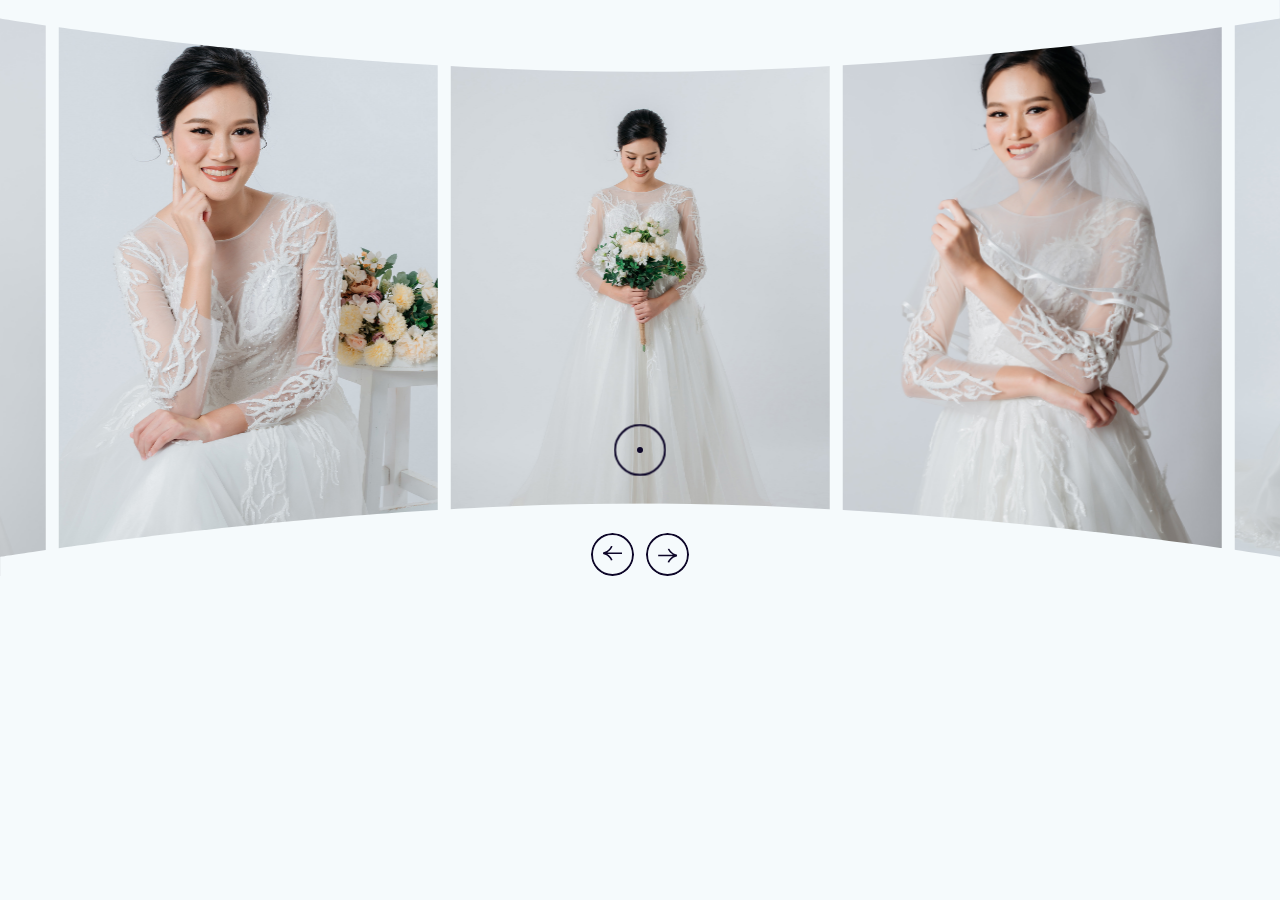
<file: plugin/slider/slider_koii.html>
<!DOCTYPE html>
<!-- saved from url=(0038)https://tricks-menu-slider.webflow.io/ -->
<html data-wf-domain="tricks-menu-slider.webflow.io" data-wf-page="6067559c86540c204619c4d7" data-wf-site="6067559c86540cc17e19c4d5" class="w-mod-js w-mod-ix wf-poppins-n4-active wf-poppins-n3-active wf-active">

<head>
    <meta http-equiv="Content-Type" content="text/html; charset=UTF-8">
    <style>
        .wf-force-outline-none[tabindex="-1"]:focus {
            outline: none;
        }
    </style>
    <title>T.RICKS Menu + Slider</title>
    <meta content="T.RICKS Menu + Slider" property="og:title">
    <meta content="https://assets.website-files.com/6067559c86540cc17e19c4d5/6067567909caee35fc982255_social-share.jpeg" property="og:image">
    <meta content="T.RICKS Menu + Slider" property="twitter:title">
    <meta content="https://assets.website-files.com/6067559c86540cc17e19c4d5/6067567909caee35fc982255_social-share.jpeg" property="twitter:image">
    <meta content="width=device-width, initial-scale=1" name="viewport">
    <link href="./assets/tricks-menu-slider.24cda8f53.css" rel="stylesheet" type="text/css">
    <link href="https://fonts.googleapis.com/" rel="preconnect">
    <link href="https://fonts.gstatic.com/" rel="preconnect" crossorigin="anonymous">
    <script src="./assets/webfont.js.ดาวน์โหลด" type="text/javascript"></script>
    <link rel="stylesheet" href="./assets/css" media="all">
    <script type="text/javascript">
        WebFont.load({
            google: {
                families: ["Poppins:300,regular"]
            }
        });
    </script>
    <!--[if lt IE 9]><script src="https://cdnjs.cloudflare.com/ajax/libs/html5shiv/3.7.3/html5shiv.min.js" type="text/javascript"></script><![endif]-->
    <script type="text/javascript">
        ! function(o, c) {
            var n = c.documentElement,
                t = " w-mod-";
            n.className += t + "js", ("ontouchstart" in o || o.DocumentTouch && c instanceof DocumentTouch) && (n.className += t + "touch")
        }(window, document);
    </script>
    <link href="https://assets.website-files.com/6067559c86540cc17e19c4d5/6067566a673c6f97af73f940_favicon.png" rel="shortcut icon" type="image/x-icon">
    <link href="https://assets.website-files.com/6067559c86540cc17e19c4d5/6067566d007a388ab94a6627_appicon.png" rel="apple-touch-icon">
    <style>
         ::selection {
            background: #000000;
            color: #FFFFFF;
            text-shadow: none;
        }
    </style>
    <style>
        .nav-link__contain,
        .sublink__contain {
            opacity: 0;
        }
        
        .splide__track {
            overflow: visible !important;
        }
    </style>
    <style type="text/css">
        button.btn[data-v-f3fb3dc8] {
            display: inline-block;
            font-weight: 300;
            line-height: 1.25;
            text-align: center;
            white-space: nowrap;
            vertical-align: middle;
            user-select: none;
            border: 1px solid transparent;
            cursor: pointer;
            letter-spacing: 1px;
            transition: all 0.15s ease
        }
        
        button.btn.btn-sm[data-v-f3fb3dc8] {
            padding: 0.4rem 0.8rem;
            font-size: 0.8rem;
            border-radius: 0.2rem
        }
        
        button.btn.btn-primary[data-v-f3fb3dc8] {
            color: #fff;
            background-color: #45c8f1;
            border-color: #45c8f1
        }
        
        button.btn.btn-outline-primary[data-v-f3fb3dc8] {
            color: #45c8f1;
            background-color: transparent;
            border-color: #45c8f1
        }
        
        button.btn.btn-danger[data-v-f3fb3dc8] {
            color: #fff;
            background-color: #ff4949;
            border-color: #ff4949
        }
        
        .text-muted[data-v-f3fb3dc8] {
            color: #8492a6
        }
        
        .text-center[data-v-f3fb3dc8] {
            text-align: center
        }
        
        .drop-down-enter[data-v-f3fb3dc8],
        .drop-down-leave-to[data-v-f3fb3dc8] {
            transform: translateX(0) translateY(-20px);
            transition-timing-function: cubic-bezier(0.74, 0.04, 0.26, 1.05);
            opacity: 0
        }
        
        .drop-down-enter-active[data-v-f3fb3dc8],
        .drop-down-leave-active[data-v-f3fb3dc8] {
            transition: all 0.15s
        }
        
        .move-left-enter[data-v-f3fb3dc8],
        .move-left-leave-to[data-v-f3fb3dc8] {
            transform: translateY(0) translateX(-80px);
            transition-timing-function: cubic-bezier(0.74, 0.04, 0.26, 1.05);
            opacity: 0
        }
        
        .move-left-enter-active[data-v-f3fb3dc8],
        .move-left-leave-active[data-v-f3fb3dc8] {
            transition: all 0.15s
        }
        
        .no-tr[data-v-f3fb3dc8] {
            transition: none !important
        }
        
        .no-tr *[data-v-f3fb3dc8] {
            transition: none !important
        }
        
        .overlay[data-v-f3fb3dc8] {
            position: fixed;
            background: rgba(220, 220, 220, 0.8);
            display: flex;
            align-items: center;
            justify-content: center;
            top: 0;
            left: 0;
            right: 0;
            bottom: 0;
            transition: all 0.2s ease;
            opacity: 0;
            visibility: hidden
        }
        
        .overlay .modal[data-v-f3fb3dc8] {
            transition: all 0.2s ease;
            opacity: 0;
            transform: scale(0.6);
            overflow: hidden
        }
        
        .overlay.show[data-v-f3fb3dc8] {
            opacity: 1;
            visibility: visible
        }
        
        .overlay.show .modal[data-v-f3fb3dc8] {
            opacity: 1;
            transform: scale(1)
        }
        
        .panel[data-v-f3fb3dc8] {
            padding: 6px 10px;
            display: flex;
            width: 100%;
            box-sizing: border-box;
            align-items: center;
            border-radius: 6px;
            position: relative;
            border: 1px solid #eaf7ff;
            background: #f7fcff;
            outline: none;
            transition: all 0.07s ease-in-out
        }
        
        .btn[data-v-f3fb3dc8] {
            cursor: pointer;
            box-sizing: border-box
        }
        
        .light-btn[data-v-f3fb3dc8] {
            padding: 10px 12px;
            display: flex;
            width: 100%;
            box-sizing: border-box;
            align-items: center;
            border-radius: 6px;
            position: relative;
            border: 1px solid #eaf7ff;
            background: #f7fcff;
            outline: none;
            cursor: pointer;
            transition: all 0.07s ease-in-out
        }
        
        .light-btn[data-v-f3fb3dc8]:hover {
            background: #e0f4ff;
            border-color: #8acfff
        }
        
        .primary-btn[data-v-f3fb3dc8] {
            background: #239bf5;
            color: white;
            border-radius: 6px;
            height: 46px;
            display: flex;
            align-items: center;
            justify-content: center;
            transition: 0.2s ease;
            font-size: 14px;
            font-family: "Didact Gothic Regular", sans-serif
        }
        
        .primary-btn[data-v-f3fb3dc8]:hover {
            background: #40a8f6;
            color: white;
            text-decoration: none
        }
        
        .shake[data-v-f3fb3dc8] {
            animation: shake-f3fb3dc8 0.82s cubic-bezier(0.36, 0.07, 0.19, 0.97) both;
            transform: translate3d(0, 0, 0)
        }
        
        @keyframes shake-f3fb3dc8 {
            10%,
            90% {
                transform: translate3d(-1px, 0, 0)
            }
            20%,
            80% {
                transform: translate3d(2px, 0, 0)
            }
            30%,
            50%,
            70% {
                transform: translate3d(-4px, 0, 0)
            }
            40%,
            60% {
                transform: translate3d(4px, 0, 0)
            }
        }
        
        .pulse[data-v-f3fb3dc8] {
            animation: pulse-f3fb3dc8 2s ease infinite
        }
        
        @keyframes pulse-f3fb3dc8 {
            0% {
                opacity: 0.7
            }
            50% {
                opacity: 0.4
            }
            100% {
                opacity: 0.7
            }
        }
        
        .flash-once[data-v-f3fb3dc8] {
            animation: flash-once 3.5s ease 1
        }
        
        @keyframes fade-up-f3fb3dc8 {
            0% {
                transform: translate3d(0, 10px, 0);
                opacity: 0
            }
            100% {
                transform: translate3d(0, 0, 0);
                opacity: 1
            }
        }
        
        .fade-in[data-v-f3fb3dc8] {
            animation: fade-in-f3fb3dc8 0.3s ease-in-out
        }
        
        @keyframes fade-in-f3fb3dc8 {
            0% {
                opacity: 0
            }
            100% {
                opacity: 1
            }
        }
        
        .spin[data-v-f3fb3dc8] {
            animation-name: spin-f3fb3dc8;
            animation-duration: 2000ms;
            animation-iteration-count: infinite;
            animation-timing-function: linear
        }
        
        @keyframes spin-f3fb3dc8 {
            from {
                transform: rotate(0deg)
            }
            to {
                transform: rotate(360deg)
            }
        }
        
        .bounceIn[data-v-f3fb3dc8] {
            animation-name: bounceIn-f3fb3dc8;
            transform-origin: center bottom;
            animation-duration: 1s;
            animation-fill-mode: both;
            animation-iteration-count: 1
        }
        
        @keyframes bounceIn-f3fb3dc8 {
            0%,
            20%,
            40%,
            60%,
            80%,
            100% {
                -webkit-transition-timing-function: cubic-bezier(0.215, 0.61, 0.355, 1);
                transition-timing-function: cubic-bezier(0.215, 0.61, 0.355, 1)
            }
            0% {
                opacity: 1;
                -webkit-transform: scale3d(0.8, 0.8, 0.8);
                transform: scale3d(0.8, 0.8, 0.8)
            }
            20% {
                -webkit-transform: scale3d(1.1, 1.1, 1.1);
                transform: scale3d(1.1, 1.1, 1.1)
            }
            40% {
                -webkit-transform: scale3d(0.9, 0.9, 0.9);
                transform: scale3d(0.9, 0.9, 0.9)
            }
            60% {
                opacity: 1;
                -webkit-transform: scale3d(1.03, 1.03, 1.03);
                transform: scale3d(1.03, 1.03, 1.03)
            }
            80% {
                -webkit-transform: scale3d(0.97, 0.97, 0.97);
                transform: scale3d(0.97, 0.97, 0.97)
            }
            100% {
                opacity: 1;
                -webkit-transform: scale3d(1, 1, 1);
                transform: scale3d(1, 1, 1)
            }
        }
        
        @keyframes dots-f3fb3dc8 {
            0%,
            20% {
                color: rgba(0, 0, 0, 0);
                text-shadow: 0.25em 0 0 rgba(0, 0, 0, 0), 0.5em 0 0 rgba(0, 0, 0, 0)
            }
            40% {
                color: #8492a6;
                text-shadow: 0.25em 0 0 rgba(0, 0, 0, 0), 0.5em 0 0 rgba(0, 0, 0, 0)
            }
            60% {
                text-shadow: 0.25em 0 0 #8492a6, 0.5em 0 0 rgba(0, 0, 0, 0)
            }
            80%,
            100% {
                text-shadow: 0.25em 0 0 #8492a6, 0.5em 0 0 #8492a6
            }
        }
        
        @keyframes recording-f3fb3dc8 {
            0% {
                box-shadow: 0px 0px 5px 0px rgba(173, 0, 0, 0.3)
            }
            65% {
                box-shadow: 0px 0px 5px 5px rgba(173, 0, 0, 0.3)
            }
            90% {
                box-shadow: 0px 0px 5px 5px rgba(173, 0, 0, 0)
            }
        }
        
        @font-face {
            font-family: 'Didact Gothic Regular';
            src: url([data-uri]) format("woff");
            font-weight: normal;
            font-style: normal
        }
        
        body[data-v-f3fb3dc8] {
            margin: 0;
            font-size: 100%;
            color: #3c4858
        }
        
        a[data-v-f3fb3dc8] {
            text-decoration: none;
            color: #45c8f1
        }
        
        h1[data-v-f3fb3dc8],
        h2[data-v-f3fb3dc8],
        h3[data-v-f3fb3dc8],
        h4[data-v-f3fb3dc8] {
            margin-top: 0
        }
        
        svg[data-v-f3fb3dc8] {
            outline: none
        }
        
        .container_selected_area[data-v-f3fb3dc8] {
            display: none;
            visibility: hidden;
            padding: 0;
            position: fixed;
            top: 0;
            left: 0;
            right: 0;
            bottom: 0;
            z-index: 2147483647
        }
        
        .container_selected_area.active[data-v-f3fb3dc8] {
            visibility: visible;
            display: block
        }
        
        .container_selected_area .label[data-v-f3fb3dc8] {
            font-family: "Didact Gothic Regular", sans-serif;
            font-size: 22px;
            text-align: center;
            padding-top: 15px
        }
        
        .area[data-v-f3fb3dc8] {
            display: none;
            position: absolute;
            z-index: 2147483647;
            pointer-events: none;
            border: 1px solid #1e83ff;
            background: rgba(30, 131, 255, 0.1);
            box-sizing: border-box
        }
        
        .area.active[data-v-f3fb3dc8] {
            display: block;
            top: 0;
            left: 0
        }
        
        .hide[data-v-f3fb3dc8] {
            display: none
        }
        
         ::selection {
            background: #000000;
            color: #FFFFFF;
            text-shadow: none;
        }
        
        .splide__list:hover {
            cursor: none;
        }
    </style>
</head>

<body>
    <div class="overflow">
        <div class="global">
            <div class="cursor">
                <div class="cursor__dot1" style="will-change: transform; transform: translate3d(-9.887vw, -3.263vh, 0px) scale3d(1, 1, 1) rotateX(0deg) rotateY(0deg) rotateZ(0deg) skew(0deg, 0deg); transform-style: preserve-3d;">
                </div>
                <div class="cursor__dot2" style="will-change: transform; transform: translate3d(-9.886vw, -3.264vh, 0px) scale3d(1, 1, 1) rotateX(0deg) rotateY(0deg) rotateZ(0deg) skew(0deg, 0deg); transform-style: preserve-3d;">
                    <p class="cursor__text">DRAG</p>
                </div>
            </div>
            <div id="top" class="html w-embed">
                <style>
                    @media only screen and (min-width: 2000px) {
                        body {
                            font-size: 20px;
                        }
                    }
                    
                    .trigger__circle,
                    .cursor,
                    .slider__wave {
                        pointer-events: none;
                    }
                    
                    a {
                        color: inherit;
                    }
                    
                    .slider__wave svg path {
                        pointer-events: auto;
                    }
                    
                    body:hover .cursor {
                        opacity: 1.0;
                    }
                    
                    .control {
                        -webkit-mask-image: -webkit-radial-gradient(white, black);
                    }
                </style>
            </div>
        </div>
        <section class="section is--slider">
            <div class="slider__wave w-embed"><svg version="1.1" id="Layer_1" xmlns="http://www.w3.org/2000/svg" xmlns:xlink="http://www.w3.org/1999/xlink" x="0px" y="0px" viewBox="0 0 804 50.167" enable-background="new 0 0 804 50.167" xml:space="preserve">
					<path fill="#f5fafc"
						d="M804,0v16.671c0,0-204.974,33.496-401.995,33.496C204.974,50.167,0,16.671,0,16.671V0H804z">
					</path>
				</svg></div>
            <div class="container is--slider">
                <div class="splide splide--loop splide--ltr splide--draggable is-active is-initialized" id="splide01" role="region" aria-roledescription="carousel">
                    <div class="splide__arrows splide__arrows--ltr"><button class="splide__arrow splide__arrow--prev" type="button" aria-label="Go to last slide" aria-controls="splide01-track"><svg
								xmlns="http://www.w3.org/2000/svg" viewBox="0 0 40 40" width="40" height="40"
								focusable="false">
								<path
									d="m15.5 0.932-4.3 4.38 14.5 14.6-14.5 14.5 4.3 4.4 14.6-14.6 4.4-4.3-4.4-4.4-14.6-14.6z">
								</path>
							</svg></button><button class="splide__arrow splide__arrow--next" type="button" aria-label="Next slide" aria-controls="splide01-track"><svg
								xmlns="http://www.w3.org/2000/svg" viewBox="0 0 40 40" width="40" height="40"
								focusable="false">
								<path
									d="m15.5 0.932-4.3 4.38 14.5 14.6-14.5 14.5 4.3 4.4 14.6-14.6 4.4-4.3-4.4-4.4-14.6-14.6z">
								</path>
							</svg></button></div>

                    <div class="splide__track w-dyn-list splide__track--loop splide__track--ltr splide__track--draggable" id="splide01-track" aria-live="polite" aria-atomic="true" style="padding-left: 0px; padding-right: 0px;">
                        <div role="presentation" class="splide__list w-dyn-items" id="splide01-list" style="transform: translateX(-2911.77px);">
                            <!-- clone ชุดที่ 1 -->
                            <div role="tabpanel" class="splide__slide splide__slide--clone w-dyn-item" aria-roledescription="slide" aria-label="2 of 10" style="width: calc(33.3333%);" aria-hidden="true"><img src="../../images/Pre wedding_0179.jpg" loading="lazy" alt="" sizes="(max-width: 767px) 88vw, 30vw" class="splide__img"></div>
                            <div role="tabpanel" class="splide__slide splide__slide--clone w-dyn-item" aria-roledescription="slide" aria-label="3 of 10" style="width: calc(33.3333%);" aria-hidden="true"><img src="../../images/Pre wedding_0158.jpg" loading="lazy" alt="" sizes="(max-width: 767px) 88vw, 30vw" class="splide__img"></div>
                            <div role="tabpanel" class="splide__slide splide__slide--clone w-dyn-item" aria-roledescription="slide" aria-label="4 of 10" style="width: calc(33.3333%);" aria-hidden="true"><img src="../../images/Pre wedding_0059.jpg" loading="lazy" alt="" sizes="(max-width: 767px) 88vw, 30vw" class="splide__img"></div>
                            <div role="tabpanel" class="splide__slide splide__slide--clone w-dyn-item" aria-roledescription="slide" aria-label="6 of 10" style="width: calc(33.3333%);" aria-hidden="true"><img src="../../images/Pre wedding_0061.jpg" loading="lazy" alt="" sizes="(max-width: 767px) 88vw, 30vw" class="splide__img"></div>
                            <div role="tabpanel" class="splide__slide splide__slide--clone w-dyn-item" aria-roledescription="slide" aria-label="6 of 10" style="width: calc(33.3333%);" aria-hidden="true"><img src="../../images/Pre wedding_0024.jpg" loading="lazy" alt="" sizes="(max-width: 767px) 88vw, 30vw" class="splide__img"></div>
                            <div role="tabpanel" class="splide__slide splide__slide--clone w-dyn-item" aria-roledescription="slide" aria-label="6 of 10" style="width: calc(33.3333%);" aria-hidden="true"><img src="../../images/Pre wedding_0019.jpg" loading="lazy" alt="" sizes="(max-width: 767px) 88vw, 30vw" class="splide__img"></div>
                            <div role="tabpanel" class="splide__slide splide__slide--clone w-dyn-item" aria-roledescription="slide" aria-label="6 of 10" style="width: calc(33.3333%);" aria-hidden="true"><img src="../../images/Pre wedding_0125.jpg" loading="lazy" alt="" sizes="(max-width: 767px) 88vw, 30vw" class="splide__img"></div>
                            <div role="tabpanel" class="splide__slide splide__slide--clone w-dyn-item is-visible is-prev" aria-roledescription="slide" aria-label="6 of 10" style="width: calc(33.3333%);" aria-hidden="true"><img src="../../images/Pre wedding_0161.jpg" loading="lazy" alt="" sizes="(max-width: 767px) 88vw, 30vw" class="splide__img"></div>
                            <div role="tabpanel" class="splide__slide w-dyn-item is-active is-visible" aria-roledescription="slide" aria-label="1 of 10" style="width: calc(33.3333%);" aria-hidden="true"><img src="../../images/Pre wedding_0124.jpg" loading="lazy" alt="" sizes="(max-width: 767px) 88vw, 30vw" class="splide__img"></div>
                            <!-- clone ชุดที่ 2 -->
                            <div role="tabpanel" class="splide__slide w-dyn-item is-visible is-next" aria-roledescription="slide" aria-label="2 of 10" style="width: calc(33.3333%);" aria-hidden="true"><img src="../../images/Pre wedding_0179.jpg" loading="lazy" alt="" sizes="(max-width: 767px) 88vw, 30vw" class="splide__img"></div>
                            <div role="tabpanel" class="splide__slide w-dyn-item" aria-roledescription="slide" aria-label="3 of 10" style="width: calc(33.3333%);" aria-hidden="true"><img src="../../images/Pre wedding_0158.jpg" loading="lazy" alt="" sizes="(max-width: 767px) 88vw, 30vw" class="splide__img"></div>
                            <div role="tabpanel" class="splide__slide w-dyn-item" aria-roledescription="slide" aria-label="4 of 10" style="width: calc(33.3333%);" aria-hidden="true"><img src="../../images/Pre wedding_0059.jpg" loading="lazy" alt="" sizes="(max-width: 767px) 88vw, 30vw" class="splide__img"></div>
                            <div role="tabpanel" class="splide__slide w-dyn-item" aria-roledescription="slide" aria-label="6 of 10" style="width: calc(33.3333%);" aria-hidden="true"><img src="../../images/Pre wedding_0061.jpg" loading="lazy" alt="" sizes="(max-width: 767px) 88vw, 30vw" class="splide__img"></div>
                            <div role="tabpanel" class="splide__slide w-dyn-item" aria-roledescription="slide" aria-label="6 of 10" style="width: calc(33.3333%);" aria-hidden="true"><img src="../../images/Pre wedding_0024.jpg" loading="lazy" alt="" sizes="(max-width: 767px) 88vw, 30vw" class="splide__img"></div>
                            <div role="tabpanel" class="splide__slide w-dyn-item" aria-roledescription="slide" aria-label="6 of 10" style="width: calc(33.3333%);" aria-hidden="true"><img src="../../images/Pre wedding_0019.jpg" loading="lazy" alt="" sizes="(max-width: 767px) 88vw, 30vw" class="splide__img"></div>
                            <div role="tabpanel" class="splide__slide w-dyn-item" aria-roledescription="slide" aria-label="6 of 10" style="width: calc(33.3333%);" aria-hidden="true"><img src="../../images/Pre wedding_0125.jpg" loading="lazy" alt="" sizes="(max-width: 767px) 88vw, 30vw" class="splide__img"></div>
                            <div role="tabpanel" class="splide__slide w-dyn-item" aria-roledescription="slide" aria-label="6 of 10" style="width: calc(33.3333%);" aria-hidden="true"><img src="../../images/Pre wedding_0161.jpg" loading="lazy" alt="" sizes="(max-width: 767px) 88vw, 30vw" class="splide__img"></div>
                            <!-- clone ชุดที่ 3 -->
                            <div role="tabpanel" class="splide__slide splide__slide--clone w-dyn-item is-active" aria-roledescription="slide" aria-label="1 of 10" style="width: calc(33.3333%);" aria-hidden="true"><img src="../../images/Pre wedding_0124.jpg" loading="lazy" alt="" sizes="(max-width: 767px) 88vw, 30vw" class="splide__img"></div>
                            <div role="tabpanel" class="splide__slide splide__slide--clone w-dyn-item" aria-roledescription="slide" aria-label="2 of 10" style="width: calc(33.3333%);" aria-hidden="true"><img src="../../images/Pre wedding_0179.jpg" loading="lazy" alt="" sizes="(max-width: 767px) 88vw, 30vw" class="splide__img"></div>
                            <div role="tabpanel" class="splide__slide splide__slide--clone w-dyn-item" aria-roledescription="slide" aria-label="3 of 10" style="width: calc(33.3333%);" aria-hidden="true"><img src="../../images/Pre wedding_0158.jpg" loading="lazy" alt="" sizes="(max-width: 767px) 88vw, 30vw" class="splide__img"></div>
                            <div role="tabpanel" class="splide__slide splide__slide--clone w-dyn-item" aria-roledescription="slide" aria-label="4 of 10" style="width: calc(33.3333%);" aria-hidden="true"><img src="../../images/Pre wedding_0059.jpg" loading="lazy" alt="" sizes="(max-width: 767px) 88vw, 30vw" class="splide__img"></div>
                            <div role="tabpanel" class="splide__slide splide__slide--clone w-dyn-item" aria-roledescription="slide" aria-label="6 of 10" style="width: calc(33.3333%);" aria-hidden="true"><img src="../../images/Pre wedding_0061.jpg" loading="lazy" alt="" sizes="(max-width: 767px) 88vw, 30vw" class="splide__img"></div>
                            <div role="tabpanel" class="splide__slide splide__slide--clone w-dyn-item" aria-roledescription="slide" aria-label="6 of 10" style="width: calc(33.3333%);" aria-hidden="true"><img src="../../images/Pre wedding_0024.jpg" loading="lazy" alt="" sizes="(max-width: 767px) 88vw, 30vw" class="splide__img"></div>
                            <div role="tabpanel" class="splide__slide splide__slide--clone w-dyn-item" aria-roledescription="slide" aria-label="6 of 10" style="width: calc(33.3333%);" aria-hidden="true"><img src="../../images/Pre wedding_0019.jpg" loading="lazy" alt="" sizes="(max-width: 767px) 88vw, 30vw" class="splide__img"></div>
                            <div role="tabpanel" class="splide__slide splide__slide--clone w-dyn-item" aria-roledescription="slide" aria-label="6 of 10" style="width: calc(33.3333%);" aria-hidden="true"><img src="../../images/Pre wedding_0125.jpg" loading="lazy" alt="" sizes="(max-width: 767px) 88vw, 30vw" class="splide__img"></div>
                            <div role="tabpanel" class="splide__slide splide__slide--clone w-dyn-item" aria-roledescription="slide" aria-label="6 of 10" style="width: calc(33.3333%);" aria-hidden="true"><img src="../../images/Pre wedding_0161.jpg" loading="lazy" alt="" sizes="(max-width: 767px) 88vw, 30vw" class="splide__img"></div>
                        </div>
                    </div>
                    <!-- <ul class="splide__pagination splide__pagination--ltr" role="tablist" aria-label="Select a slide to show">
                        <li role="presentation"><button class="splide__pagination__page is-active" type="button" role="tab" aria-controls="splide01-clone01" aria-label="Go to slide 1" aria-selected="true"></button></li>
                        <li role="presentation"><button class="splide__pagination__page" type="button" role="tab" aria-controls="splide01-clone02" aria-label="Go to slide 2" tabindex="-1"></button></li>
                        <li role="presentation"><button class="splide__pagination__page" type="button" role="tab" aria-controls="splide01-clone03" aria-label="Go to slide 3" tabindex="-1"></button></li>
                        <li role="presentation"><button class="splide__pagination__page" type="button" role="tab" aria-controls="splide01-clone05" aria-label="Go to slide 4" tabindex="-1"></button></li>
                        <li role="presentation"><button class="splide__pagination__page" type="button" role="tab" aria-controls="splide01-clone05" aria-label="Go to slide 5" tabindex="-1"></button></li>
                        <li role="presentation"><button class="splide__pagination__page" type="button" role="tab" aria-controls="splide01-clone06" aria-label="Go to slide 6" tabindex="-1"></button></li>
                        <li role="presentation"><button class="splide__pagination__page" type="button" role="tab" aria-controls="splide01-clone07" aria-label="Go to slide 7" tabindex="-1"></button></li>
                        <li role="presentation"><button class="splide__pagination__page" type="button" role="tab" aria-controls="splide01-clone08" aria-label="Go to slide 8" tabindex="-1"></button></li>
                        <li role="presentation"><button class="splide__pagination__page" type="button" role="tab" aria-controls="splide01-clone09" aria-label="Go to slide 9" tabindex="-1"></button></li>
                        <li role="presentation"><button class="splide__pagination__page" type="button" role="tab" aria-controls="splide01-clone10" aria-label="Go to slide 10" tabindex="-1"></button></li>
                    </ul> -->
                </div>
            </div>
            <div class="slider__wave is--bottom w-embed"><svg version="1.1" id="Layer_1" xmlns="http://www.w3.org/2000/svg" xmlns:xlink="http://www.w3.org/1999/xlink" x="0px" y="0px" viewBox="0 0 804 50.167" enable-background="new 0 0 804 50.167" xml:space="preserve">
					<path fill="#f5fafc"
						d="M804,0v16.671c0,0-204.974,33.496-401.995,33.496C204.974,50.167,0,16.671,0,16.671V0H804z">
					</path>
				</svg></div>
            <div class="controls">
                <a data-w-id="649ccfd8-0383-398e-fb72-93e440f55882" href="#" class="control prev-splide w-inline-block" style="background-color: rgba(0, 0, 0, 0); color: rgb(13, 6, 40);">
                    <div class="control__fill" style="transform: translate3d(0%, 0%, 0px) scale3d(1, 1, 1) rotateX(0deg) rotateY(0deg) rotateZ(0deg) skew(0deg, 0deg); transform-style: preserve-3d;">
                    </div>
                    <div class="control__arrow w-embed"><svg version="1.1" id="Layer_1" xmlns="http://www.w3.org/2000/svg" xmlns:xlink="http://www.w3.org/1999/xlink" x="0px" y="0px" viewBox="0 0 24 18">
							<path fill="currentColor" d="M23.999,8H5.481c5.009-2.91,6.349-7.311,6.416-7.548L9.976-0.102C9.9,0.156,8.03,6.213-0.073,8.024L0.146,9
	l-0.218,0.976C8.03,11.787,9.9,17.844,9.976,18.101l1.922-0.554C11.83,17.31,10.49,12.91,5.481,10h18.518V8z"></path>
						</svg></div>
                </a>
                <a href="#" class="control next-splide w-inline-block" style="background-color: rgba(0, 0, 0, 0); color: rgb(13, 6, 40);">
                    <div class="control__fill" style="transform: translate3d(0%, 0%, 0px) scale3d(1, 1, 1) rotateX(0deg) rotateY(0deg) rotateZ(0deg) skew(0deg, 0deg); transform-style: preserve-3d;">
                    </div>
                    <div class="control__arrow is--flipped w-embed"><svg version="1.1" id="Layer_1" xmlns="http://www.w3.org/2000/svg" xmlns:xlink="http://www.w3.org/1999/xlink" x="0px" y="0px" viewBox="0 0 24 18">
							<path fill="currentColor" d="M23.999,8H5.481c5.009-2.91,6.349-7.311,6.416-7.548L9.976-0.102C9.9,0.156,8.03,6.213-0.073,8.024L0.146,9
	l-0.218,0.976C8.03,11.787,9.9,17.844,9.976,18.101l1.922-0.554C11.83,17.31,10.49,12.91,5.481,10h18.518V8z"></path>
						</svg></div>
                </a>
            </div>
        </section>
    </div>
    <script src="https://cdnjs.cloudflare.com/ajax/libs/jquery/3.5.1/jquery.min.js" type="text/javascript" integrity="sha256-9/aliU8dGd2tb6OSsuzixeV4y/faTqgFtohetphbbj0=" crossorigin="anonymous"></script>
    <script src="./assets/tricks-menu-slider.00af47acc.js" type="text/javascript"></script>
    <div id="scrnli_recorder_root"></div>
    <!--[if lte IE 9]><script src="//cdnjs.cloudflare.com/ajax/libs/placeholders/3.0.2/placeholders.min.js"></script><![endif]-->
    <style>
        .splide__arrow.splide__arrow--next,
        .splide__arrow.splide__arrow--prev,
        .splide__pagination {
            display: none;
        }
        
        .splide *:focus {
            outline: none;
        }
    </style>
    <link rel="stylesheet" href="./assets/splide.min.css">
    <script src="./assets/splide.min.js.ดาวน์โหลด"></script>
    <script>
        new Splide('.splide', {
            perPage: 3,
            perMove: 1,
            type: 'loop',
            focus: 'center',
            breakpoints: {
                767: {
                    perPage: 1,
                }
            }
        }).mount();

        $('.next-splide').click(function() {
            $('.splide__arrow.splide__arrow--next').click();
        });

        $('.prev-splide').click(function() {
            $('.splide__arrow.splide__arrow--prev').click();
        });
    </script>

    <script>
        $('.splide__list, .trigger').hover(function() {
            $('.cursor__dot1').toggleClass('is--larger');
            $('.cursor__dot2').toggleClass('is--larger');
        });

        $('.trigger').mouseenter(function() {
            $('.cursor__text').text('OPEN');
        });

        $('.trigger').mouseleave(function() {
            $('.cursor__text').text('DRAG');
        });

        $('.control').hover(function() {
            $('.cursor__dot1').toggleClass('opacity-0');
            $('.cursor__dot2').toggleClass('light-ring');
        });

        $('.trigger').click(function() {
            $('.cursor').toggleClass('hide-cursor');
        });

        $('.trigger').click(function() {
            $('body').toggleClass('overflow-hidden');
        });
    </script>

    <script src="./assets/anime.min.js.ดาวน์โหลด"></script>
    <script>
        // Fade Up Animation
        var fadeUp = anime.timeline({
            loop: false,
            autoplay: false,
        });

        fadeUp
            .add({
                targets: '.nav-link__contain, .sublink__contain',
                translateY: [300, 0],
                translateZ: 0,
                opacity: [0, 1],
                easing: "easeOutExpo",
                duration: 1400,
                delay: (el, i) => 0 + 150 * i
            });
        // Play animaton when something is clicked
        $(".trigger").click(function() {
            setTimeout(() => {
                fadeUp.restart();
            }, 300);
        });
    </script>
    <div data-v-f3fb3dc8="">
        <div data-v-f3fb3dc8="" class="container_selected_area" style="cursor: crosshair;"></div>
        <div data-v-f3fb3dc8="" class="area" style="left: 0px; top: 0px; width: 0px; height: 0px;"></div>
    </div>
</body>

</html>
</file>
<file: plugin/slider/assets/tricks-menu-slider.24cda8f53.css>
/* Generated on: Tue Dec 13 2022 17:03:44 GMT+0000 (Coordinated Universal Time) */


/* ==========================================================================
   normalize.css v3.0.3 | MIT License | github.com/necolas/normalize.css 
   ========================================================================== */


/*! normalize.css v3.0.3 | MIT License | github.com/necolas/normalize.css */

html {
    font-family: sans-serif;
    -ms-text-size-adjust: 100%;
    -webkit-text-size-adjust: 100%
}

body {
    margin: 0
}

article,
aside,
details,
figcaption,
figure,
footer,
header,
hgroup,
main,
menu,
nav,
section,
summary {
    display: block
}

audio,
canvas,
progress,
video {
    display: inline-block;
    vertical-align: baseline
}

audio:not([controls]) {
    display: none;
    height: 0
}

[hidden],
template {
    display: none
}

a {
    background-color: transparent
}

a:active,
a:hover {
    outline: 0
}

abbr[title] {
    border-bottom: 1px dotted
}

b,
strong {
    font-weight: bold
}

dfn {
    font-style: italic
}

h1 {
    font-size: 2em;
    margin: .67em 0
}

mark {
    background: #ff0;
    color: #000
}

small {
    font-size: 80%
}

sub,
sup {
    font-size: 75%;
    line-height: 0;
    position: relative;
    vertical-align: baseline
}

sup {
    top: -0.5em
}

sub {
    bottom: -0.25em
}

img {
    border: 0
}

svg:not(:root) {
    overflow: hidden
}

figure {
    margin: 1em 40px
}

hr {
    box-sizing: content-box;
    height: 0
}

pre {
    overflow: auto
}

code,
kbd,
pre,
samp {
    font-family: monospace, monospace;
    font-size: 1em
}

button,
input,
optgroup,
select,
textarea {
    color: inherit;
    font: inherit;
    margin: 0
}

button {
    overflow: visible
}

button,
select {
    text-transform: none
}

button,
html input[type="button"],
input[type="reset"] {
    -webkit-appearance: button;
    cursor: pointer
}

button[disabled],
html input[disabled] {
    cursor: default
}

button::-moz-focus-inner,
input::-moz-focus-inner {
    border: 0;
    padding: 0
}

input {
    line-height: normal
}

input[type='checkbox'],
input[type='radio'] {
    box-sizing: border-box;
    padding: 0
}

input[type='number']::-webkit-inner-spin-button,
input[type='number']::-webkit-outer-spin-button {
    height: auto
}

input[type='search'] {
    -webkit-appearance: none
}

input[type='search']::-webkit-search-cancel-button,
input[type='search']::-webkit-search-decoration {
    -webkit-appearance: none
}

fieldset {
    border: 1px solid #c0c0c0;
    margin: 0 2px;
    padding: .35em .625em .75em
}

legend {
    border: 0;
    padding: 0
}

textarea {
    overflow: auto
}

optgroup {
    font-weight: bold
}

table {
    border-collapse: collapse;
    border-spacing: 0
}

td,
th {
    padding: 0
}


/* ==========================================================================
   Start of base Webflow CSS - If you're looking for some ultra-clean CSS, skip the boilerplate and see the unminified code below.
   ========================================================================== */

@font-face {
    font-family: 'webflow-icons';
    src: url("[data-uri]") format('truetype');
    font-weight: normal;
    font-style: normal
}

[class^="w-icon-"],
[class*=" w-icon-"] {
    font-family: 'webflow-icons' !important;
    speak: none;
    font-style: normal;
    font-weight: normal;
    font-variant: normal;
    text-transform: none;
    line-height: 1;
    -webkit-font-smoothing: antialiased;
    -moz-osx-font-smoothing: grayscale
}

.w-icon-slider-right:before {
    content: "\e600"
}

.w-icon-slider-left:before {
    content: "\e601"
}

.w-icon-nav-menu:before {
    content: "\e602"
}

.w-icon-arrow-down:before,
.w-icon-dropdown-toggle:before {
    content: "\e603"
}

.w-icon-file-upload-remove:before {
    content: "\e900"
}

.w-icon-file-upload-icon:before {
    content: "\e903"
}

* {
    -webkit-box-sizing: border-box;
    -moz-box-sizing: border-box;
    box-sizing: border-box
}

html {
    height: 100%
}

body {
    margin: 0;
    min-height: 100%;
    background-color: #fff;
    font-family: Arial, sans-serif;
    font-size: 14px;
    line-height: 20px;
    color: #333
}

img {
    max-width: 100%;
    vertical-align: middle;
    display: inline-block
}

html.w-mod-touch * {
    background-attachment: scroll !important
}

.w-block {
    display: block
}

.w-inline-block {
    max-width: 100%;
    display: inline-block
}

.w-clearfix:before,
.w-clearfix:after {
    content: " ";
    display: table;
    grid-column-start: 1;
    grid-row-start: 1;
    grid-column-end: 2;
    grid-row-end: 2
}

.w-clearfix:after {
    clear: both
}

.w-hidden {
    display: none
}

.w-button {
    display: inline-block;
    padding: 9px 15px;
    background-color: #3898EC;
    color: white;
    border: 0;
    line-height: inherit;
    text-decoration: none;
    cursor: pointer;
    border-radius: 0
}

input.w-button {
    -webkit-appearance: button
}

html[data-w-dynpage] [data-w-cloak] {
    color: transparent !important
}

.w-webflow-badge,
.w-webflow-badge * {
    position: static;
    left: auto;
    top: auto;
    right: auto;
    bottom: auto;
    z-index: auto;
    display: block;
    visibility: visible;
    overflow: visible;
    overflow-x: visible;
    overflow-y: visible;
    box-sizing: border-box;
    width: auto;
    height: auto;
    max-height: none;
    max-width: none;
    min-height: 0;
    min-width: 0;
    margin: 0;
    padding: 0;
    float: none;
    clear: none;
    border: 0 none transparent;
    border-radius: 0;
    background: none;
    background-image: none;
    background-position: 0% 0%;
    background-size: auto auto;
    background-repeat: repeat;
    background-origin: padding-box;
    background-clip: border-box;
    background-attachment: scroll;
    background-color: transparent;
    box-shadow: none;
    opacity: 1;
    transform: none;
    transition: none;
    direction: ltr;
    font-family: inherit;
    font-weight: inherit;
    color: inherit;
    font-size: inherit;
    line-height: inherit;
    font-style: inherit;
    font-variant: inherit;
    text-align: inherit;
    letter-spacing: inherit;
    text-decoration: inherit;
    text-indent: 0;
    text-transform: inherit;
    list-style-type: disc;
    text-shadow: none;
    font-smoothing: auto;
    vertical-align: baseline;
    cursor: inherit;
    white-space: inherit;
    word-break: normal;
    word-spacing: normal;
    word-wrap: normal
}

.w-webflow-badge {
    position: fixed !important;
    display: inline-block !important;
    visibility: visible !important;
    z-index: 2147483647 !important;
    top: auto !important;
    right: 12px !important;
    bottom: 12px !important;
    left: auto !important;
    color: #AAADB0 !important;
    background-color: #fff !important;
    border-radius: 3px !important;
    padding: 6px 8px 6px 6px !important;
    font-size: 12px !important;
    opacity: 1 !important;
    line-height: 14px !important;
    text-decoration: none !important;
    transform: none !important;
    margin: 0 !important;
    width: auto !important;
    height: auto !important;
    overflow: visible !important;
    white-space: nowrap;
    box-shadow: 0 0 0 1px rgba(0, 0, 0, 0.1), 0 1px 3px rgba(0, 0, 0, 0.1);
    cursor: pointer
}

.w-webflow-badge>img {
    display: inline-block !important;
    visibility: visible !important;
    opacity: 1 !important;
    vertical-align: middle !important
}

h1,
h2,
h3,
h4,
h5,
h6 {
    font-weight: bold;
    margin-bottom: 10px
}

h1 {
    font-size: 38px;
    line-height: 44px;
    margin-top: 20px
}

h2 {
    font-size: 32px;
    line-height: 36px;
    margin-top: 20px
}

h3 {
    font-size: 24px;
    line-height: 30px;
    margin-top: 20px
}

h4 {
    font-size: 18px;
    line-height: 24px;
    margin-top: 10px
}

h5 {
    font-size: 14px;
    line-height: 20px;
    margin-top: 10px
}

h6 {
    font-size: 12px;
    line-height: 18px;
    margin-top: 10px
}

p {
    margin-top: 0;
    margin-bottom: 10px
}

blockquote {
    margin: 0 0 10px 0;
    padding: 10px 20px;
    border-left: 5px solid #E2E2E2;
    font-size: 18px;
    line-height: 22px
}

figure {
    margin: 0;
    margin-bottom: 10px
}

figcaption {
    margin-top: 5px;
    text-align: center
}

ul,
ol {
    margin-top: 0px;
    margin-bottom: 10px;
    padding-left: 40px
}

.w-list-unstyled {
    padding-left: 0;
    list-style: none
}

.w-embed:before,
.w-embed:after {
    content: " ";
    display: table;
    grid-column-start: 1;
    grid-row-start: 1;
    grid-column-end: 2;
    grid-row-end: 2
}

.w-embed:after {
    clear: both
}

.w-video {
    width: 100%;
    position: relative;
    padding: 0
}

.w-video iframe,
.w-video object,
.w-video embed {
    position: absolute;
    top: 0;
    left: 0;
    width: 100%;
    height: 100%;
    border: none
}

fieldset {
    padding: 0;
    margin: 0;
    border: 0
}

button,
[type='button'],
[type='reset'] {
    border: 0;
    cursor: pointer;
    -webkit-appearance: button
}

.w-form {
    margin: 0 0 15px
}

.w-form-done {
    display: none;
    padding: 20px;
    text-align: center;
    background-color: #dddddd
}

.w-form-fail {
    display: none;
    margin-top: 10px;
    padding: 10px;
    background-color: #ffdede
}

label {
    display: block;
    margin-bottom: 5px;
    font-weight: bold
}

.w-input,
.w-select {
    display: block;
    width: 100%;
    height: 38px;
    padding: 8px 12px;
    margin-bottom: 10px;
    font-size: 14px;
    line-height: 1.42857143;
    color: #333333;
    vertical-align: middle;
    background-color: #ffffff;
    border: 1px solid #cccccc
}

.w-input:-moz-placeholder,
.w-select:-moz-placeholder {
    color: #999
}

.w-input::-moz-placeholder,
.w-select::-moz-placeholder {
    color: #999;
    opacity: 1
}

.w-input:-ms-input-placeholder,
.w-select:-ms-input-placeholder {
    color: #999
}

.w-input::-webkit-input-placeholder,
.w-select::-webkit-input-placeholder {
    color: #999
}

.w-input:focus,
.w-select:focus {
    border-color: #3898EC;
    outline: 0
}

.w-input[disabled],
.w-select[disabled],
.w-input[readonly],
.w-select[readonly],
fieldset[disabled] .w-input,
fieldset[disabled] .w-select {
    cursor: not-allowed
}

.w-input[disabled]:not(.w-input-disabled),
.w-select[disabled]:not(.w-input-disabled),
.w-input[readonly],
.w-select[readonly],
fieldset[disabled]:not(.w-input-disabled) .w-input,
fieldset[disabled]:not(.w-input-disabled) .w-select {
    background-color: #eeeeee
}

textarea.w-input,
textarea.w-select {
    height: auto
}

.w-select {
    background-color: #f3f3f3
}

.w-select[multiple] {
    height: auto
}

.w-form-label {
    display: inline-block;
    cursor: pointer;
    font-weight: normal;
    margin-bottom: 0px
}

.w-radio {
    display: block;
    margin-bottom: 5px;
    padding-left: 20px
}

.w-radio:before,
.w-radio:after {
    content: " ";
    display: table;
    grid-column-start: 1;
    grid-row-start: 1;
    grid-column-end: 2;
    grid-row-end: 2
}

.w-radio:after {
    clear: both
}

.w-radio-input {
    margin: 4px 0 0;
    margin-top: 1px \9;
    line-height: normal;
    float: left;
    margin-left: -20px
}

.w-radio-input {
    margin-top: 3px
}

.w-file-upload {
    display: block;
    margin-bottom: 10px
}

.w-file-upload-input {
    width: .1px;
    height: .1px;
    opacity: 0;
    overflow: hidden;
    position: absolute;
    z-index: -100
}

.w-file-upload-default,
.w-file-upload-uploading,
.w-file-upload-success {
    display: inline-block;
    color: #333333
}

.w-file-upload-error {
    display: block;
    margin-top: 10px
}

.w-file-upload-default.w-hidden,
.w-file-upload-uploading.w-hidden,
.w-file-upload-error.w-hidden,
.w-file-upload-success.w-hidden {
    display: none
}

.w-file-upload-uploading-btn {
    display: flex;
    font-size: 14px;
    font-weight: normal;
    cursor: pointer;
    margin: 0;
    padding: 8px 12px;
    border: 1px solid #cccccc;
    background-color: #fafafa
}

.w-file-upload-file {
    display: flex;
    flex-grow: 1;
    justify-content: space-between;
    margin: 0;
    padding: 8px 9px 8px 11px;
    border: 1px solid #cccccc;
    background-color: #fafafa
}

.w-file-upload-file-name {
    font-size: 14px;
    font-weight: normal;
    display: block
}

.w-file-remove-link {
    margin-top: 3px;
    margin-left: 10px;
    width: auto;
    height: auto;
    padding: 3px;
    display: block;
    cursor: pointer
}

.w-icon-file-upload-remove {
    margin: auto;
    font-size: 10px
}

.w-file-upload-error-msg {
    display: inline-block;
    color: #ea384c;
    padding: 2px 0
}

.w-file-upload-info {
    display: inline-block;
    line-height: 38px;
    padding: 0 12px
}

.w-file-upload-label {
    display: inline-block;
    font-size: 14px;
    font-weight: normal;
    cursor: pointer;
    margin: 0;
    padding: 8px 12px;
    border: 1px solid #cccccc;
    background-color: #fafafa
}

.w-icon-file-upload-icon,
.w-icon-file-upload-uploading {
    display: inline-block;
    margin-right: 8px;
    width: 20px
}

.w-icon-file-upload-uploading {
    height: 20px
}

.w-container {
    margin-left: auto;
    margin-right: auto;
    max-width: 940px
}

.w-container:before,
.w-container:after {
    content: " ";
    display: table;
    grid-column-start: 1;
    grid-row-start: 1;
    grid-column-end: 2;
    grid-row-end: 2
}

.w-container:after {
    clear: both
}

.w-container .w-row {
    margin-left: -10px;
    margin-right: -10px
}

.w-row:before,
.w-row:after {
    content: " ";
    display: table;
    grid-column-start: 1;
    grid-row-start: 1;
    grid-column-end: 2;
    grid-row-end: 2
}

.w-row:after {
    clear: both
}

.w-row .w-row {
    margin-left: 0;
    margin-right: 0
}

.w-col {
    position: relative;
    float: left;
    width: 100%;
    min-height: 1px;
    padding-left: 10px;
    padding-right: 10px
}

.w-col .w-col {
    padding-left: 0;
    padding-right: 0
}

.w-col-1 {
    width: 8.33333333%
}

.w-col-2 {
    width: 16.66666667%
}

.w-col-3 {
    width: 25%
}

.w-col-4 {
    width: 33.33333333%
}

.w-col-5 {
    width: 41.66666667%
}

.w-col-6 {
    width: 50%
}

.w-col-7 {
    width: 58.33333333%
}

.w-col-8 {
    width: 66.66666667%
}

.w-col-9 {
    width: 75%
}

.w-col-10 {
    width: 83.33333333%
}

.w-col-11 {
    width: 91.66666667%
}

.w-col-12 {
    width: 100%
}

.w-hidden-main {
    display: none !important
}

@media screen and (max-width:991px) {
    .w-container {
        max-width: 728px
    }
    .w-hidden-main {
        display: inherit !important
    }
    .w-hidden-medium {
        display: none !important
    }
    .w-col-medium-1 {
        width: 8.33333333%
    }
    .w-col-medium-2 {
        width: 16.66666667%
    }
    .w-col-medium-3 {
        width: 25%
    }
    .w-col-medium-4 {
        width: 33.33333333%
    }
    .w-col-medium-5 {
        width: 41.66666667%
    }
    .w-col-medium-6 {
        width: 50%
    }
    .w-col-medium-7 {
        width: 58.33333333%
    }
    .w-col-medium-8 {
        width: 66.66666667%
    }
    .w-col-medium-9 {
        width: 75%
    }
    .w-col-medium-10 {
        width: 83.33333333%
    }
    .w-col-medium-11 {
        width: 91.66666667%
    }
    .w-col-medium-12 {
        width: 100%
    }
    .w-col-stack {
        width: 100%;
        left: auto;
        right: auto
    }
}

@media screen and (max-width:767px) {
    .w-hidden-main {
        display: inherit !important
    }
    .w-hidden-medium {
        display: inherit !important
    }
    .w-hidden-small {
        display: none !important
    }
    .w-row,
    .w-container .w-row {
        margin-left: 0;
        margin-right: 0
    }
    .w-col {
        width: 100%;
        left: auto;
        right: auto
    }
    .w-col-small-1 {
        width: 8.33333333%
    }
    .w-col-small-2 {
        width: 16.66666667%
    }
    .w-col-small-3 {
        width: 25%
    }
    .w-col-small-4 {
        width: 33.33333333%
    }
    .w-col-small-5 {
        width: 41.66666667%
    }
    .w-col-small-6 {
        width: 50%
    }
    .w-col-small-7 {
        width: 58.33333333%
    }
    .w-col-small-8 {
        width: 66.66666667%
    }
    .w-col-small-9 {
        width: 75%
    }
    .w-col-small-10 {
        width: 83.33333333%
    }
    .w-col-small-11 {
        width: 91.66666667%
    }
    .w-col-small-12 {
        width: 100%
    }
}

@media screen and (max-width:479px) {
    .w-container {
        max-width: none
    }
    .w-hidden-main {
        display: inherit !important
    }
    .w-hidden-medium {
        display: inherit !important
    }
    .w-hidden-small {
        display: inherit !important
    }
    .w-hidden-tiny {
        display: none !important
    }
    .w-col {
        width: 100%
    }
    .w-col-tiny-1 {
        width: 8.33333333%
    }
    .w-col-tiny-2 {
        width: 16.66666667%
    }
    .w-col-tiny-3 {
        width: 25%
    }
    .w-col-tiny-4 {
        width: 33.33333333%
    }
    .w-col-tiny-5 {
        width: 41.66666667%
    }
    .w-col-tiny-6 {
        width: 50%
    }
    .w-col-tiny-7 {
        width: 58.33333333%
    }
    .w-col-tiny-8 {
        width: 66.66666667%
    }
    .w-col-tiny-9 {
        width: 75%
    }
    .w-col-tiny-10 {
        width: 83.33333333%
    }
    .w-col-tiny-11 {
        width: 91.66666667%
    }
    .w-col-tiny-12 {
        width: 100%
    }
}

.w-widget {
    position: relative
}

.w-widget-map {
    width: 100%;
    height: 400px
}

.w-widget-map label {
    width: auto;
    display: inline
}

.w-widget-map img {
    max-width: inherit
}

.w-widget-map .gm-style-iw {
    text-align: center
}

.w-widget-map .gm-style-iw>button {
    display: none !important
}

.w-widget-twitter {
    overflow: hidden
}

.w-widget-twitter-count-shim {
    display: inline-block;
    vertical-align: top;
    position: relative;
    width: 28px;
    height: 20px;
    text-align: center;
    background: white;
    border: #758696 solid 1px;
    border-radius: 3px
}

.w-widget-twitter-count-shim * {
    pointer-events: none;
    -webkit-user-select: none;
    -moz-user-select: none;
    -ms-user-select: none;
    user-select: none
}

.w-widget-twitter-count-shim .w-widget-twitter-count-inner {
    position: relative;
    font-size: 15px;
    line-height: 12px;
    text-align: center;
    color: #999;
    font-family: serif
}

.w-widget-twitter-count-shim .w-widget-twitter-count-clear {
    position: relative;
    display: block
}

.w-widget-twitter-count-shim.w--large {
    width: 36px;
    height: 28px
}

.w-widget-twitter-count-shim.w--large .w-widget-twitter-count-inner {
    font-size: 18px;
    line-height: 18px
}

.w-widget-twitter-count-shim:not(.w--vertical) {
    margin-left: 5px;
    margin-right: 8px
}

.w-widget-twitter-count-shim:not(.w--vertical).w--large {
    margin-left: 6px
}

.w-widget-twitter-count-shim:not(.w--vertical):before,
.w-widget-twitter-count-shim:not(.w--vertical):after {
    top: 50%;
    left: 0;
    border: solid transparent;
    content: ' ';
    height: 0;
    width: 0;
    position: absolute;
    pointer-events: none
}

.w-widget-twitter-count-shim:not(.w--vertical):before {
    border-color: rgba(117, 134, 150, 0);
    border-right-color: #5d6c7b;
    border-width: 4px;
    margin-left: -9px;
    margin-top: -4px
}

.w-widget-twitter-count-shim:not(.w--vertical).w--large:before {
    border-width: 5px;
    margin-left: -10px;
    margin-top: -5px
}

.w-widget-twitter-count-shim:not(.w--vertical):after {
    border-color: rgba(255, 255, 255, 0);
    border-right-color: white;
    border-width: 4px;
    margin-left: -8px;
    margin-top: -4px
}

.w-widget-twitter-count-shim:not(.w--vertical).w--large:after {
    border-width: 5px;
    margin-left: -9px;
    margin-top: -5px
}

.w-widget-twitter-count-shim.w--vertical {
    width: 61px;
    height: 33px;
    margin-bottom: 8px
}

.w-widget-twitter-count-shim.w--vertical:before,
.w-widget-twitter-count-shim.w--vertical:after {
    top: 100%;
    left: 50%;
    border: solid transparent;
    content: ' ';
    height: 0;
    width: 0;
    position: absolute;
    pointer-events: none
}

.w-widget-twitter-count-shim.w--vertical:before {
    border-color: rgba(117, 134, 150, 0);
    border-top-color: #5d6c7b;
    border-width: 5px;
    margin-left: -5px
}

.w-widget-twitter-count-shim.w--vertical:after {
    border-color: rgba(255, 255, 255, 0);
    border-top-color: white;
    border-width: 4px;
    margin-left: -4px
}

.w-widget-twitter-count-shim.w--vertical .w-widget-twitter-count-inner {
    font-size: 18px;
    line-height: 22px
}

.w-widget-twitter-count-shim.w--vertical.w--large {
    width: 76px
}

.w-background-video {
    position: relative;
    overflow: hidden;
    height: 500px;
    color: white
}

.w-background-video>video {
    background-size: cover;
    background-position: 50% 50%;
    position: absolute;
    margin: auto;
    width: 100%;
    height: 100%;
    right: -100%;
    bottom: -100%;
    top: -100%;
    left: -100%;
    object-fit: cover;
    z-index: -100
}

.w-background-video>video::-webkit-media-controls-start-playback-button {
    display: none !important;
    -webkit-appearance: none
}

.w-background-video--control {
    position: absolute;
    bottom: 1em;
    right: 1em;
    background-color: transparent;
    padding: 0
}

.w-background-video--control>[hidden] {
    display: none !important
}

.w-slider {
    position: relative;
    height: 300px;
    text-align: center;
    background: #dddddd;
    clear: both;
    -webkit-tap-highlight-color: rgba(0, 0, 0, 0);
    tap-highlight-color: rgba(0, 0, 0, 0)
}

.w-slider-mask {
    position: relative;
    display: block;
    overflow: hidden;
    z-index: 1;
    left: 0;
    right: 0;
    height: 100%;
    white-space: nowrap
}

.w-slide {
    position: relative;
    display: inline-block;
    vertical-align: top;
    width: 100%;
    height: 100%;
    white-space: normal;
    text-align: left
}

.w-slider-nav {
    position: absolute;
    z-index: 2;
    top: auto;
    right: 0;
    bottom: 0;
    left: 0;
    margin: auto;
    padding-top: 10px;
    height: 40px;
    text-align: center;
    -webkit-tap-highlight-color: rgba(0, 0, 0, 0);
    tap-highlight-color: rgba(0, 0, 0, 0)
}

.w-slider-nav.w-round>div {
    border-radius: 100%
}

.w-slider-nav.w-num>div {
    width: auto;
    height: auto;
    padding: .2em .5em;
    font-size: inherit;
    line-height: inherit
}

.w-slider-nav.w-shadow>div {
    box-shadow: 0 0 3px rgba(51, 51, 51, 0.4)
}

.w-slider-nav-invert {
    color: #fff
}

.w-slider-nav-invert>div {
    background-color: rgba(34, 34, 34, 0.4)
}

.w-slider-nav-invert>div.w-active {
    background-color: #222
}

.w-slider-dot {
    position: relative;
    display: inline-block;
    width: 1em;
    height: 1em;
    background-color: rgba(255, 255, 255, 0.4);
    cursor: pointer;
    margin: 0 3px .5em;
    transition: background-color 100ms, color 100ms
}

.w-slider-dot.w-active {
    background-color: #fff
}

.w-slider-dot:focus {
    outline: none;
    box-shadow: 0 0 0 2px #fff
}

.w-slider-dot:focus.w-active {
    box-shadow: none
}

.w-slider-arrow-left,
.w-slider-arrow-right {
    position: absolute;
    width: 80px;
    top: 0;
    right: 0;
    bottom: 0;
    left: 0;
    margin: auto;
    cursor: pointer;
    overflow: hidden;
    color: white;
    font-size: 40px;
    -webkit-tap-highlight-color: rgba(0, 0, 0, 0);
    tap-highlight-color: rgba(0, 0, 0, 0);
    -webkit-user-select: none;
    -moz-user-select: none;
    -ms-user-select: none;
    user-select: none
}

.w-slider-arrow-left [class^='w-icon-'],
.w-slider-arrow-right [class^='w-icon-'],
.w-slider-arrow-left [class*=' w-icon-'],
.w-slider-arrow-right [class*=' w-icon-'] {
    position: absolute
}

.w-slider-arrow-left:focus,
.w-slider-arrow-right:focus {
    outline: 0
}

.w-slider-arrow-left {
    z-index: 3;
    right: auto
}

.w-slider-arrow-right {
    z-index: 4;
    left: auto
}

.w-icon-slider-left,
.w-icon-slider-right {
    top: 0;
    right: 0;
    bottom: 0;
    left: 0;
    margin: auto;
    width: 1em;
    height: 1em
}

.w-slider-aria-label {
    border: 0;
    clip: rect(0 0 0 0);
    height: 1px;
    margin: -1px;
    overflow: hidden;
    padding: 0;
    position: absolute;
    width: 1px
}

.w-slider-force-show {
    display: block !important
}

.w-dropdown {
    display: inline-block;
    position: relative;
    text-align: left;
    margin-left: auto;
    margin-right: auto;
    z-index: 900
}

.w-dropdown-btn,
.w-dropdown-toggle,
.w-dropdown-link {
    position: relative;
    vertical-align: top;
    text-decoration: none;
    color: #222222;
    padding: 20px;
    text-align: left;
    margin-left: auto;
    margin-right: auto;
    white-space: nowrap
}

.w-dropdown-toggle {
    -webkit-user-select: none;
    -moz-user-select: none;
    -ms-user-select: none;
    user-select: none;
    display: inline-block;
    cursor: pointer;
    padding-right: 40px
}

.w-dropdown-toggle:focus {
    outline: 0
}

.w-icon-dropdown-toggle {
    position: absolute;
    top: 0;
    right: 0;
    bottom: 0;
    margin: auto;
    margin-right: 20px;
    width: 1em;
    height: 1em
}

.w-dropdown-list {
    position: absolute;
    background: #dddddd;
    display: none;
    min-width: 100%
}

.w-dropdown-list.w--open {
    display: block
}

.w-dropdown-link {
    padding: 10px 20px;
    display: block;
    color: #222222
}

.w-dropdown-link.w--current {
    color: #0082f3
}

.w-dropdown-link:focus {
    outline: 0
}

@media screen and (max-width:767px) {
    .w-nav-brand {
        padding-left: 10px
    }
}

.w-lightbox-backdrop {
    color: #000;
    cursor: auto;
    font-family: serif;
    font-size: medium;
    font-style: normal;
    font-variant: normal;
    font-weight: normal;
    letter-spacing: normal;
    line-height: normal;
    list-style: disc;
    text-align: start;
    text-indent: 0;
    text-shadow: none;
    text-transform: none;
    visibility: visible;
    white-space: normal;
    word-break: normal;
    word-spacing: normal;
    word-wrap: normal;
    position: fixed;
    top: 0;
    right: 0;
    bottom: 0;
    left: 0;
    color: #fff;
    font-family: "Helvetica Neue", Helvetica, Ubuntu, "Segoe UI", Verdana, sans-serif;
    font-size: 17px;
    line-height: 1.2;
    font-weight: 300;
    text-align: center;
    background: rgba(0, 0, 0, 0.9);
    z-index: 2000;
    outline: 0;
    opacity: 0;
    -webkit-user-select: none;
    -moz-user-select: none;
    -ms-user-select: none;
    -webkit-tap-highlight-color: transparent;
    -webkit-transform: translate(0, 0)
}

.w-lightbox-backdrop,
.w-lightbox-container {
    height: 100%;
    overflow: auto;
    -webkit-overflow-scrolling: touch
}

.w-lightbox-content {
    position: relative;
    height: 100vh;
    overflow: hidden
}

.w-lightbox-view {
    position: absolute;
    width: 100vw;
    height: 100vh;
    opacity: 0
}

.w-lightbox-view:before {
    content: "";
    height: 100vh
}

.w-lightbox-group,
.w-lightbox-group .w-lightbox-view,
.w-lightbox-group .w-lightbox-view:before {
    height: 86vh
}

.w-lightbox-frame,
.w-lightbox-view:before {
    display: inline-block;
    vertical-align: middle
}

.w-lightbox-figure {
    position: relative;
    margin: 0
}

.w-lightbox-group .w-lightbox-figure {
    cursor: pointer
}

.w-lightbox-img {
    width: auto;
    height: auto;
    max-width: none
}

.w-lightbox-image {
    display: block;
    float: none;
    max-width: 100vw;
    max-height: 100vh
}

.w-lightbox-group .w-lightbox-image {
    max-height: 86vh
}

.w-lightbox-caption {
    position: absolute;
    right: 0;
    bottom: 0;
    left: 0;
    padding: .5em 1em;
    background: rgba(0, 0, 0, 0.4);
    text-align: left;
    text-overflow: ellipsis;
    white-space: nowrap;
    overflow: hidden
}

.w-lightbox-embed {
    position: absolute;
    top: 0;
    right: 0;
    bottom: 0;
    left: 0;
    width: 100%;
    height: 100%
}

.w-lightbox-control {
    position: absolute;
    top: 0;
    width: 4em;
    background-size: 24px;
    background-repeat: no-repeat;
    background-position: center;
    cursor: pointer;
    -webkit-transition: all .3s;
    transition: all .3s
}

.w-lightbox-left {
    display: none;
    bottom: 0;
    left: 0;
    background-image: url("[data-uri]")
}

.w-lightbox-right {
    display: none;
    right: 0;
    bottom: 0;
    background-image: url("[data-uri]")
}

.w-lightbox-close {
    right: 0;
    height: 2.6em;
    background-image: url("[data-uri]");
    background-size: 18px
}

.w-lightbox-strip {
    position: absolute;
    bottom: 0;
    left: 0;
    right: 0;
    padding: 0 1vh;
    line-height: 0;
    white-space: nowrap;
    overflow-x: auto;
    overflow-y: hidden
}

.w-lightbox-item {
    display: inline-block;
    width: 10vh;
    padding: 2vh 1vh;
    box-sizing: content-box;
    cursor: pointer;
    -webkit-transform: translate3d(0, 0, 0)
}

.w-lightbox-active {
    opacity: .3
}

.w-lightbox-thumbnail {
    position: relative;
    height: 10vh;
    background: #222;
    overflow: hidden
}

.w-lightbox-thumbnail-image {
    position: absolute;
    top: 0;
    left: 0
}

.w-lightbox-thumbnail .w-lightbox-tall {
    top: 50%;
    width: 100%;
    -webkit-transform: translate(0, -50%);
    -ms-transform: translate(0, -50%);
    transform: translate(0, -50%)
}

.w-lightbox-thumbnail .w-lightbox-wide {
    left: 50%;
    height: 100%;
    -webkit-transform: translate(-50%, 0);
    -ms-transform: translate(-50%, 0);
    transform: translate(-50%, 0)
}

.w-lightbox-spinner {
    position: absolute;
    top: 50%;
    left: 50%;
    box-sizing: border-box;
    width: 40px;
    height: 40px;
    margin-top: -20px;
    margin-left: -20px;
    border: 5px solid rgba(0, 0, 0, 0.4);
    border-radius: 50%;
    -webkit-animation: spin .8s infinite linear;
    animation: spin .8s infinite linear
}

.w-lightbox-spinner:after {
    content: "";
    position: absolute;
    top: -4px;
    right: -4px;
    bottom: -4px;
    left: -4px;
    border: 3px solid transparent;
    border-bottom-color: #fff;
    border-radius: 50%
}

.w-lightbox-hide {
    display: none
}

.w-lightbox-noscroll {
    overflow: hidden
}

@media (min-width:768px) {
    .w-lightbox-content {
        height: 96vh;
        margin-top: 2vh
    }
    .w-lightbox-view,
    .w-lightbox-view:before {
        height: 96vh
    }
    .w-lightbox-group,
    .w-lightbox-group .w-lightbox-view,
    .w-lightbox-group .w-lightbox-view:before {
        height: 84vh
    }
    .w-lightbox-image {
        max-width: 96vw;
        max-height: 96vh
    }
    .w-lightbox-group .w-lightbox-image {
        max-width: 82.3vw;
        max-height: 84vh
    }
    .w-lightbox-left,
    .w-lightbox-right {
        display: block;
        opacity: .5
    }
    .w-lightbox-close {
        opacity: .8
    }
    .w-lightbox-control:hover {
        opacity: 1
    }
}

.w-lightbox-inactive,
.w-lightbox-inactive:hover {
    opacity: 0
}

.w-richtext:before,
.w-richtext:after {
    content: " ";
    display: table;
    grid-column-start: 1;
    grid-row-start: 1;
    grid-column-end: 2;
    grid-row-end: 2
}

.w-richtext:after {
    clear: both
}

.w-richtext[contenteditable="true"]:before,
.w-richtext[contenteditable="true"]:after {
    white-space: initial
}

.w-richtext ol,
.w-richtext ul {
    overflow: hidden
}

.w-richtext .w-richtext-figure-selected.w-richtext-figure-type-video div:after,
.w-richtext .w-richtext-figure-selected[data-rt-type="video"] div:after {
    outline: 2px solid #2895f7
}

.w-richtext .w-richtext-figure-selected.w-richtext-figure-type-image div,
.w-richtext .w-richtext-figure-selected[data-rt-type="image"] div {
    outline: 2px solid #2895f7
}

.w-richtext figure.w-richtext-figure-type-video>div:after,
.w-richtext figure[data-rt-type="video"]>div:after {
    content: '';
    position: absolute;
    display: none;
    left: 0;
    top: 0;
    right: 0;
    bottom: 0
}

.w-richtext figure {
    position: relative;
    max-width: 60%
}

.w-richtext figure>div:before {
    cursor: default!important
}

.w-richtext figure img {
    width: 100%
}

.w-richtext figure figcaption.w-richtext-figcaption-placeholder {
    opacity: .6
}

.w-richtext figure div {
    font-size: 0px;
    color: transparent
}

.w-richtext figure.w-richtext-figure-type-image,
.w-richtext figure[data-rt-type="image"] {
    display: table
}

.w-richtext figure.w-richtext-figure-type-image>div,
.w-richtext figure[data-rt-type="image"]>div {
    display: inline-block
}

.w-richtext figure.w-richtext-figure-type-image>figcaption,
.w-richtext figure[data-rt-type="image"]>figcaption {
    display: table-caption;
    caption-side: bottom
}

.w-richtext figure.w-richtext-figure-type-video,
.w-richtext figure[data-rt-type="video"] {
    width: 60%;
    height: 0
}

.w-richtext figure.w-richtext-figure-type-video iframe,
.w-richtext figure[data-rt-type="video"] iframe {
    position: absolute;
    top: 0;
    left: 0;
    width: 100%;
    height: 100%
}

.w-richtext figure.w-richtext-figure-type-video>div,
.w-richtext figure[data-rt-type="video"]>div {
    width: 100%
}

.w-richtext figure.w-richtext-align-center {
    margin-right: auto;
    margin-left: auto;
    clear: both
}

.w-richtext figure.w-richtext-align-center.w-richtext-figure-type-image>div,
.w-richtext figure.w-richtext-align-center[data-rt-type="image"]>div {
    max-width: 100%
}

.w-richtext figure.w-richtext-align-normal {
    clear: both
}

.w-richtext figure.w-richtext-align-fullwidth {
    width: 100%;
    max-width: 100%;
    text-align: center;
    clear: both;
    display: block;
    margin-right: auto;
    margin-left: auto
}

.w-richtext figure.w-richtext-align-fullwidth>div {
    display: inline-block;
    padding-bottom: inherit
}

.w-richtext figure.w-richtext-align-fullwidth>figcaption {
    display: block
}

.w-richtext figure.w-richtext-align-floatleft {
    float: left;
    margin-right: 15px;
    clear: none
}

.w-richtext figure.w-richtext-align-floatright {
    float: right;
    margin-left: 15px;
    clear: none
}

.w-nav {
    position: relative;
    background: #dddddd;
    z-index: 1000
}

.w-nav:before,
.w-nav:after {
    content: " ";
    display: table;
    grid-column-start: 1;
    grid-row-start: 1;
    grid-column-end: 2;
    grid-row-end: 2
}

.w-nav:after {
    clear: both
}

.w-nav-brand {
    position: relative;
    float: left;
    text-decoration: none;
    color: #333333
}

.w-nav-link {
    position: relative;
    display: inline-block;
    vertical-align: top;
    text-decoration: none;
    color: #222222;
    padding: 20px;
    text-align: left;
    margin-left: auto;
    margin-right: auto
}

.w-nav-link.w--current {
    color: #0082f3
}

.w-nav-menu {
    position: relative;
    float: right
}

[data-nav-menu-open] {
    display: block !important;
    position: absolute;
    top: 100%;
    left: 0;
    right: 0;
    background: #C8C8C8;
    text-align: center;
    overflow: visible;
    min-width: 200px
}

.w--nav-link-open {
    display: block;
    position: relative
}

.w-nav-overlay {
    position: absolute;
    overflow: hidden;
    display: none;
    top: 100%;
    left: 0;
    right: 0;
    width: 100%
}

.w-nav-overlay [data-nav-menu-open] {
    top: 0
}

.w-nav[data-animation="over-left"] .w-nav-overlay {
    width: auto
}

.w-nav[data-animation="over-left"] .w-nav-overlay,
.w-nav[data-animation="over-left"] [data-nav-menu-open] {
    right: auto;
    z-index: 1;
    top: 0
}

.w-nav[data-animation="over-right"] .w-nav-overlay {
    width: auto
}

.w-nav[data-animation="over-right"] .w-nav-overlay,
.w-nav[data-animation="over-right"] [data-nav-menu-open] {
    left: auto;
    z-index: 1;
    top: 0
}

.w-nav-button {
    position: relative;
    float: right;
    padding: 18px;
    font-size: 24px;
    display: none;
    cursor: pointer;
    -webkit-tap-highlight-color: rgba(0, 0, 0, 0);
    tap-highlight-color: rgba(0, 0, 0, 0);
    -webkit-user-select: none;
    -moz-user-select: none;
    -ms-user-select: none;
    user-select: none
}

.w-nav-button:focus {
    outline: 0
}

.w-nav-button.w--open {
    background-color: #C8C8C8;
    color: white
}

.w-nav[data-collapse="all"] .w-nav-menu {
    display: none
}

.w-nav[data-collapse="all"] .w-nav-button {
    display: block
}

.w--nav-dropdown-open {
    display: block
}

.w--nav-dropdown-toggle-open {
    display: block
}

.w--nav-dropdown-list-open {
    position: static
}

@media screen and (max-width:991px) {
    .w-nav[data-collapse="medium"] .w-nav-menu {
        display: none
    }
    .w-nav[data-collapse="medium"] .w-nav-button {
        display: block
    }
}

@media screen and (max-width:767px) {
    .w-nav[data-collapse="small"] .w-nav-menu {
        display: none
    }
    .w-nav[data-collapse="small"] .w-nav-button {
        display: block
    }
    .w-nav-brand {
        padding-left: 10px
    }
}

@media screen and (max-width:479px) {
    .w-nav[data-collapse="tiny"] .w-nav-menu {
        display: none
    }
    .w-nav[data-collapse="tiny"] .w-nav-button {
        display: block
    }
}

.w-tabs {
    position: relative
}

.w-tabs:before,
.w-tabs:after {
    content: " ";
    display: table;
    grid-column-start: 1;
    grid-row-start: 1;
    grid-column-end: 2;
    grid-row-end: 2
}

.w-tabs:after {
    clear: both
}

.w-tab-menu {
    position: relative
}

.w-tab-link {
    position: relative;
    display: inline-block;
    vertical-align: top;
    text-decoration: none;
    padding: 9px 30px;
    text-align: left;
    cursor: pointer;
    color: #222222;
    background-color: #dddddd
}

.w-tab-link.w--current {
    background-color: #C8C8C8
}

.w-tab-link:focus {
    outline: 0
}

.w-tab-content {
    position: relative;
    display: block;
    overflow: hidden
}

.w-tab-pane {
    position: relative;
    display: none
}

.w--tab-active {
    display: block
}

@media screen and (max-width:479px) {
    .w-tab-link {
        display: block
    }
}

.w-ix-emptyfix:after {
    content: ""
}

@keyframes spin {
    0% {
        transform: rotate(0deg)
    }
    100% {
        transform: rotate(360deg)
    }
}

.w-dyn-empty {
    padding: 10px;
    background-color: #dddddd
}

.w-dyn-hide {
    display: none !important
}

.w-dyn-bind-empty {
    display: none !important
}

.w-condition-invisible {
    display: none !important
}

.wf-layout-layout {
    display: grid !important
}


/* ==========================================================================
   Start of custom Webflow CSS
   ========================================================================== */

body {
    background-color: #f5fafc;
    font-family: Fahkwang, sans-serif;
    color: #0d0628;
    font-size: 1vw;
    line-height: 1.6;
    font-weight: 700;
}

h1 {
    margin-top: 0px;
    margin-bottom: 0px;
    font-size: 4.11em;
    line-height: 0.96;
    font-weight: 700;
    letter-spacing: -0.05em;
    text-transform: uppercase;
}

h2 {
    margin-top: 0px;
    margin-bottom: 0px;
    font-size: 2.3em;
    line-height: 1.4;
    font-weight: 700;
}

h3 {
    margin-top: 0px;
    margin-bottom: 0px;
    font-size: 1.7em;
    line-height: 1.4;
    font-weight: 700;
}

h4 {
    margin-top: 0px;
    margin-bottom: 0px;
    font-size: 1.3em;
    line-height: 1.4;
    font-weight: 700;
}

h5 {
    margin-top: 0px;
    margin-bottom: 0px;
    font-size: 1em;
    line-height: 1.4;
    font-weight: 700;
}

h6 {
    margin-top: 0px;
    margin-bottom: 0px;
    font-size: 0.85em;
    line-height: 1.4;
    font-weight: 700;
}

p {
    margin-top: 0px;
    margin-bottom: 0px;
    font-size: 1em;
}

a {
    font-size: 1em;
    text-decoration: none;
}

blockquote {
    margin-bottom: 1em;
    padding: 1em 2em;
    border-left: 0.4em solid #e2e2e2;
    font-size: 140%;
    line-height: 1.6;
}

.container {
    width: 100%;
    max-width: 2000px;
    margin-right: auto;
    margin-left: auto;
    padding: 4.06em;
}

.container.is--hero {
    padding-top: 11.26em;
    padding-bottom: 0em;
}

.container.is--nav {
    position: relative;
    z-index: 2;
    display: -webkit-box;
    display: -webkit-flex;
    display: -ms-flexbox;
    display: flex;
    padding-top: 1.65em;
    padding-bottom: 1.65em;
    -webkit-box-pack: justify;
    -webkit-justify-content: space-between;
    -ms-flex-pack: justify;
    justify-content: space-between;
    -webkit-box-align: center;
    -webkit-align-items: center;
    -ms-flex-align: center;
    align-items: center;
}

.container.is--slider {
    padding-top: 0em;
    padding-bottom: 0em;
}

.container.is--menu {
    position: relative;
    z-index: 2;
    display: -webkit-box;
    display: -webkit-flex;
    display: -ms-flexbox;
    display: flex;
    height: 100vh;
    -webkit-box-pack: start;
    -webkit-justify-content: flex-start;
    -ms-flex-pack: start;
    justify-content: flex-start;
    -webkit-box-align: center;
    -webkit-align-items: center;
    -ms-flex-align: center;
    align-items: center;
    color: #f5fafc;
}

.html {
    position: absolute;
    left: 0%;
    top: 0%;
    right: 0%;
    bottom: auto;
    overflow: hidden;
    width: 0px;
    height: 0px;
}

.section.is--slider {
    position: relative;
    z-index: 2;
    margin-bottom: 5em;
}

.section.is--hero {
    position: relative;
    z-index: 3;
}

.section.is--nav {
    position: absolute;
    left: 0%;
    top: 0%;
    right: 0%;
    bottom: auto;
    z-index: 900;
}

.hero__wrap {
    width: 49%;
    margin-right: auto;
    margin-left: auto;
    text-align: center;
}

.hero__p {
    margin-top: 1em;
    font-family: Poppins, sans-serif;
    font-weight: 400;
}

.overflow {
    position: relative;
    overflow: hidden;
    width: 100%;
}

.controls {
    position: absolute;
    left: 0%;
    top: auto;
    right: 0%;
    bottom: 0%;
    z-index: 4;
    display: -webkit-box;
    display: -webkit-flex;
    display: -ms-flexbox;
    display: flex;
    width: 13em;
    margin-right: auto;
    margin-left: auto;
    -webkit-box-pack: center;
    -webkit-justify-content: center;
    -ms-flex-pack: center;
    justify-content: center;
    -webkit-box-align: center;
    -webkit-align-items: center;
    -ms-flex-align: center;
    align-items: center;
}

.control {
    position: relative;
    display: -webkit-box;
    display: -webkit-flex;
    display: -ms-flexbox;
    display: flex;
    overflow: hidden;
    width: 3.33em;
    height: 3.33em;
    margin-right: 0.5em;
    margin-left: 0.5em;
    -webkit-box-pack: center;
    -webkit-justify-content: center;
    -ms-flex-pack: center;
    justify-content: center;
    -webkit-box-align: center;
    -webkit-align-items: center;
    -ms-flex-align: center;
    align-items: center;
    border-style: solid;
    border-width: 2px;
    border-color: #0d0628;
    border-radius: 50%;
    -webkit-transition: -webkit-transform 200ms ease;
    transition: -webkit-transform 200ms ease;
    transition: transform 200ms ease;
    transition: transform 200ms ease, -webkit-transform 200ms ease;
    color: #0d0628;
}

.control:active {
    -webkit-transform: scale(0.9);
    -ms-transform: scale(0.9);
    transform: scale(0.9);
}

.control__arrow {
    position: relative;
    z-index: 2;
    display: block;
    width: 1.5em;
    height: 1.3em;
    -webkit-box-pack: center;
    -webkit-justify-content: center;
    -ms-flex-pack: center;
    justify-content: center;
    -webkit-box-align: center;
    -webkit-align-items: center;
    -ms-flex-align: center;
    align-items: center;
    opacity: 1;
}

.control__arrow.is--flipped {
    -webkit-transform: rotate(-180deg);
    -ms-transform: rotate(-180deg);
    transform: rotate(-180deg);
}

.nav__logo {
    width: 5.52em;
}

.nav__svg {
    width: 100%;
}

.trigger {
    display: -webkit-box;
    display: -webkit-flex;
    display: -ms-flexbox;
    display: flex;
    padding-top: 1em;
    padding-bottom: 1em;
    -webkit-box-orient: vertical;
    -webkit-box-direction: normal;
    -webkit-flex-direction: column;
    -ms-flex-direction: column;
    flex-direction: column;
    -webkit-box-pack: center;
    -webkit-justify-content: center;
    -ms-flex-pack: center;
    justify-content: center;
    -webkit-box-align: center;
    -webkit-align-items: center;
    -ms-flex-align: center;
    align-items: center;
}

.trigger__line {
    width: 3em;
    height: 0.2em;
    margin-top: 0.3em;
    margin-bottom: 0.3em;
    background-color: #0d0628;
}

.trigger__circle {
    position: absolute;
    width: 14.58em;
    height: 14.58em;
    border-style: solid;
    border-width: 0.2em;
    border-color: #0d0628;
    border-radius: 50%;
}

.splide__list {
    display: -webkit-box;
    display: -webkit-flex;
    display: -ms-flexbox;
    display: flex;
    -webkit-box-pack: start;
    -webkit-justify-content: flex-start;
    -ms-flex-pack: start;
    justify-content: flex-start;
    -webkit-box-align: stretch;
    -webkit-align-items: stretch;
    -ms-flex-align: stretch;
    align-items: stretch;
}

.splide__slide {
    width: 33.333333333333336%;
    height: 45vw;
    min-height: 41.88em;
    padding-right: 0.52em;
    padding-left: 0.52em;
    -webkit-box-flex: 0;
    -webkit-flex: 0 0 auto;
    -ms-flex: 0 0 auto;
    flex: 0 0 auto;
}

.splide__img {
    width: 100%;
    height: 100%;
    -o-object-fit: cover;
    object-fit: cover;
}

.control__fill {
    position: absolute;
    left: auto;
    top: 0%;
    right: 0%;
    bottom: auto;
    z-index: 1;
    width: 100%;
    height: 100%;
    margin-top: -100%;
    margin-right: -100%;
    border-radius: 50%;
    background-color: #0d0628;
}

.slider__wave {
    position: absolute;
    left: 0%;
    top: 0%;
    right: 0%;
    bottom: auto;
    z-index: 2;
    margin-top: -0.6vw;
}

.slider__wave.is--bottom {
    left: 0%;
    top: auto;
    right: 0%;
    bottom: 0%;
    margin-bottom: -0.6vw;
    -webkit-transform: rotate(-180deg);
    -ms-transform: rotate(-180deg);
    transform: rotate(-180deg);
}

.cursor {
    position: fixed;
    left: 0%;
    top: 0%;
    right: 0%;
    bottom: 0%;
    z-index: 1000;
    display: -webkit-box;
    display: -webkit-flex;
    display: -ms-flexbox;
    display: flex;
    width: 100%;
    height: 100vh;
    -webkit-box-pack: center;
    -webkit-justify-content: center;
    -ms-flex-pack: center;
    justify-content: center;
    -webkit-box-align: center;
    -webkit-align-items: center;
    -ms-flex-align: center;
    align-items: center;
    opacity: 0;
    -webkit-transition: opacity 200ms ease;
    transition: opacity 200ms ease;
}

.cursor.hide-cursor {
    display: none;
}

.cursor__dot1 {
    width: 6px;
    height: 6px;
    border-radius: 50%;
    background-color: #0d0628;
    -webkit-transition: opacity 350ms ease, background-color 350ms ease, height 350ms ease, width 350ms ease;
    transition: opacity 350ms ease, background-color 350ms ease, height 350ms ease, width 350ms ease;
}

.cursor__text {
    font-size: 8px !important;
}

.cursor__dot1.is--larger {
    width: 4.23em;
    height: 4.23em;
    background-color: #eed9e7;
}

.cursor__dot1.opacity-0 {
    opacity: 0;
}

.cursor__dot1.is--scale-down {
    -webkit-transform: scale(0.8);
    -ms-transform: scale(0.8);
    transform: scale(0.8);
}

.cursor__dot2 {
    position: absolute;
    display: -webkit-box;
    display: -webkit-flex;
    display: -ms-flexbox;
    display: flex;
    overflow: hidden;
    width: 52px;
    height: 52px;
    -webkit-box-pack: center;
    -webkit-justify-content: center;
    -ms-flex-pack: center;
    justify-content: center;
    -webkit-box-align: center;
    -webkit-align-items: center;
    -ms-flex-align: center;
    align-items: center;
    border-style: solid;
    border-width: 2px;
    border-color: #0d0628;
    border-radius: 50%;
    -webkit-transition: border-color 350ms ease, height 350ms ease, width 350ms ease, background-color 350ms ease, color 350ms ease;
    transition: border-color 350ms ease, height 350ms ease, width 350ms ease, background-color 350ms ease, color 350ms ease;
    color: transparent;
}

.cursor__dot2.is--larger {
    width: 4.23em;
    height: 4.23em;
    background-color: #0d0628;
    color: #f5fafc;
}

.cursor__dot2.light-ring {
    width: 6em;
    height: 6em;
    border-color: #eed9e7;
}

.cursor__dot2.is--scale-down {
    -webkit-transform: scale(0.8);
    -ms-transform: scale(0.8);
    transform: scale(0.8);
}

.menu {
    position: absolute;
    left: 0%;
    top: 0%;
    right: 0%;
    bottom: auto;
    z-index: 1;
    display: none;
}

.menu__bg {
    position: absolute;
    left: 0%;
    top: 0%;
    right: 0%;
    bottom: auto;
    z-index: 1;
    display: -webkit-box;
    display: -webkit-flex;
    display: -ms-flexbox;
    display: flex;
    width: 100%;
    height: 101%;
    -webkit-box-orient: vertical;
    -webkit-box-direction: normal;
    -webkit-flex-direction: column;
    -ms-flex-direction: column;
    flex-direction: column;
    -webkit-box-pack: start;
    -webkit-justify-content: flex-start;
    -ms-flex-pack: start;
    justify-content: flex-start;
    -webkit-box-align: stretch;
    -webkit-align-items: stretch;
    -ms-flex-align: stretch;
    align-items: stretch;
}

.menu__lottie {
    margin-top: -1%;
}

.menu__bg-color {
    width: 100%;
    height: 100%;
    background-color: #0d0628;
}

.menu__left {
    position: relative;
    display: -webkit-box;
    display: -webkit-flex;
    display: -ms-flexbox;
    display: flex;
    padding-left: 4.06em;
    -webkit-box-orient: vertical;
    -webkit-box-direction: normal;
    -webkit-flex-direction: column;
    -ms-flex-direction: column;
    flex-direction: column;
    -webkit-box-pack: start;
    -webkit-justify-content: flex-start;
    -ms-flex-pack: start;
    justify-content: flex-start;
    -webkit-box-align: start;
    -webkit-align-items: flex-start;
    -ms-flex-align: start;
    align-items: flex-start;
}

.nav-link {
    display: -webkit-box;
    display: -webkit-flex;
    display: -ms-flexbox;
    display: flex;
    overflow: hidden;
    margin-top: 0.7em;
    margin-bottom: 0.7em;
    -webkit-box-pack: start;
    -webkit-justify-content: flex-start;
    -ms-flex-pack: start;
    justify-content: flex-start;
    -webkit-box-align: center;
    -webkit-align-items: center;
    -ms-flex-align: center;
    align-items: center;
}

.nav-link:hover {
    font-style: italic;
    font-weight: 700;
}

.nav-link.is--1 {
    margin-left: 12.4em;
}

.nav-link.is--3 {
    margin-left: 6.2em;
}

.nav-link__text {
    font-size: 7.03em;
    line-height: 1.2;
    letter-spacing: -0.05em;
}

.nav-link__num {
    margin-top: 0.7em;
    margin-left: 0.3em;
    font-size: 1.25em;
    line-height: 1;
    font-style: normal;
    letter-spacing: -0.04em;
}

.nav-link__contain {
    display: -webkit-box;
    display: -webkit-flex;
    display: -ms-flexbox;
    display: flex;
    -webkit-box-pack: start;
    -webkit-justify-content: flex-start;
    -ms-flex-pack: start;
    justify-content: flex-start;
    -webkit-box-align: start;
    -webkit-align-items: flex-start;
    -ms-flex-align: start;
    align-items: flex-start;
}

.nav-link__line {
    width: 0em;
    height: 0.2em;
    background-color: #f5fafc;
}

.menu__contain {
    display: -webkit-box;
    display: -webkit-flex;
    display: -ms-flexbox;
    display: flex;
    width: 100%;
    -webkit-box-pack: justify;
    -webkit-justify-content: space-between;
    -ms-flex-pack: justify;
    justify-content: space-between;
    -webkit-box-align: stretch;
    -webkit-align-items: stretch;
    -ms-flex-align: stretch;
    align-items: stretch;
}

.menu__right {
    display: -webkit-box;
    display: -webkit-flex;
    display: -ms-flexbox;
    display: flex;
    padding-top: 1em;
    padding-right: 10.99em;
    padding-bottom: 1.7em;
    -webkit-box-orient: vertical;
    -webkit-box-direction: normal;
    -webkit-flex-direction: column;
    -ms-flex-direction: column;
    flex-direction: column;
    -webkit-box-pack: justify;
    -webkit-justify-content: space-between;
    -ms-flex-pack: justify;
    justify-content: space-between;
    -webkit-box-align: start;
    -webkit-align-items: flex-start;
    -ms-flex-align: start;
    align-items: flex-start;
}

.menu__icon {
    width: 3.02em;
}

.sublinks {
    display: -webkit-box;
    display: -webkit-flex;
    display: -ms-flexbox;
    display: flex;
    -webkit-box-orient: vertical;
    -webkit-box-direction: normal;
    -webkit-flex-direction: column;
    -ms-flex-direction: column;
    flex-direction: column;
    -webkit-box-pack: start;
    -webkit-justify-content: flex-start;
    -ms-flex-pack: start;
    justify-content: flex-start;
    -webkit-box-align: start;
    -webkit-align-items: flex-start;
    -ms-flex-align: start;
    align-items: flex-start;
}

.sublink {
    overflow: hidden;
    margin-top: 1.5em;
}

.sublink__text {
    font-size: 1.77em;
    line-height: 1.2;
    letter-spacing: -0.04em;
}

.sublink__line {
    width: 100%;
    height: 0.2em;
    background-color: #eed9e7;
    -webkit-transform: translate(-100%, 0px);
    -ms-transform: translate(-100%, 0px);
    transform: translate(-100%, 0px);
}

.nav-link__img {
    position: absolute;
    left: auto;
    top: 0%;
    right: 0%;
    bottom: auto;
    z-index: -2;
    display: none;
    width: 46em;
    height: 30em;
    margin-right: -35em;
    -o-object-fit: contain;
    object-fit: contain;
}

.background {
    position: absolute;
    left: 0%;
    top: 0%;
    right: 0%;
    bottom: auto;
    z-index: 1;
    display: -webkit-box;
    display: -webkit-flex;
    display: -ms-flexbox;
    display: flex;
    width: 100%;
    height: 101%;
    -webkit-box-orient: vertical;
    -webkit-box-direction: normal;
    -webkit-flex-direction: column;
    -ms-flex-direction: column;
    flex-direction: column;
    -webkit-box-pack: start;
    -webkit-justify-content: flex-start;
    -ms-flex-pack: start;
    justify-content: flex-start;
    -webkit-box-align: stretch;
    -webkit-align-items: stretch;
    -ms-flex-align: stretch;
    align-items: stretch;
}

.background__lottie {
    width: 100%;
    margin-top: -1%;
}

.background__fill {
    width: 100%;
    height: 100%;
    background-color: #0d0628;
}

.overflow-hidden {
    overflow: hidden;
}

@media screen and (max-width: 991px) {
    .container {
        padding-right: 3em;
        padding-left: 3em;
    }
    .hero__p {
        font-size: 12px;
    }
    .overflow {
        min-height: 100vh;
    }
    .cursor {
        display: none;
    }
    .menu {
        height: 100vh;
    }
    .background__lottie {
        position: relative;
        z-index: 2;
        -webkit-box-flex: 0;
        -webkit-flex: 0 0 auto;
        -ms-flex: 0 0 auto;
        flex: 0 0 auto;
    }
    .background__fill {
        position: relative;
        z-index: 1;
    }
}

@media screen and (max-width: 767px) {
    h1 {
        font-size: 7em;
    }
    .container {
        padding-right: 4.9em;
        padding-left: 4.9em;
    }
    .container.is--hero {
        padding-top: 136px;
        padding-bottom: 3.4em;
    }
    .container.is--nav {
        padding-top: 22px;
        padding-bottom: 22px;
    }
    .section.is--slider {
        margin-bottom: 9.9em;
    }
    .hero__wrap {
        width: 90%;
    }
    .controls {
        margin-bottom: -3em;
        font-size: 2em;
    }
    .nav__logo {
        font-size: 10px;
    }
    .nav__svg {
        font-size: 1em;
    }
    .trigger {
        font-size: 8px;
    }
    .splide__slide {
        width: 100%;
        min-height: 89em;
        padding-right: 0.92em;
        padding-left: 0.92em;
    }
    .menu__icon {
        font-size: 10px;
    }
    .sublink {
        font-size: 7px;
    }
    .sublink__line {
        display: none;
    }
}

@media screen and (max-width: 479px) {
    h1 {
        font-size: 8em;
    }
    .hero__wrap {
        width: 100%;
    }
    .controls {
        margin-bottom: -47px;
        font-size: 10px;
    }
    .menu__left {
        padding-left: 0em;
        font-size: 2em;
    }
    .menu__contain {
        display: block;
    }
    .menu__right {
        padding-top: 5.3em;
        padding-right: 0em;
        padding-bottom: 0em;
        -webkit-box-align: center;
        -webkit-align-items: center;
        -ms-flex-align: center;
        align-items: center;
        font-size: 5px;
        text-align: center;
    }
    .menu__icon {
        font-size: 2em;
    }
    .sublinks {
        padding-top: 1.3em;
        -webkit-box-align: center;
        -webkit-align-items: center;
        -ms-flex-align: center;
        align-items: center;
        text-align: center;
    }
    .sublink {
        font-size: 2em;
    }
}

@font-face {
    font-family: 'Fahkwang';
    src: url('https://assets.website-files.com/6067559c86540cc17e19c4d5/60675740440b568d626bae11_Fahkwang-Bold.ttf') format('truetype');
    font-weight: 700;
    font-style: normal;
    font-display: swap;
}
</file>
